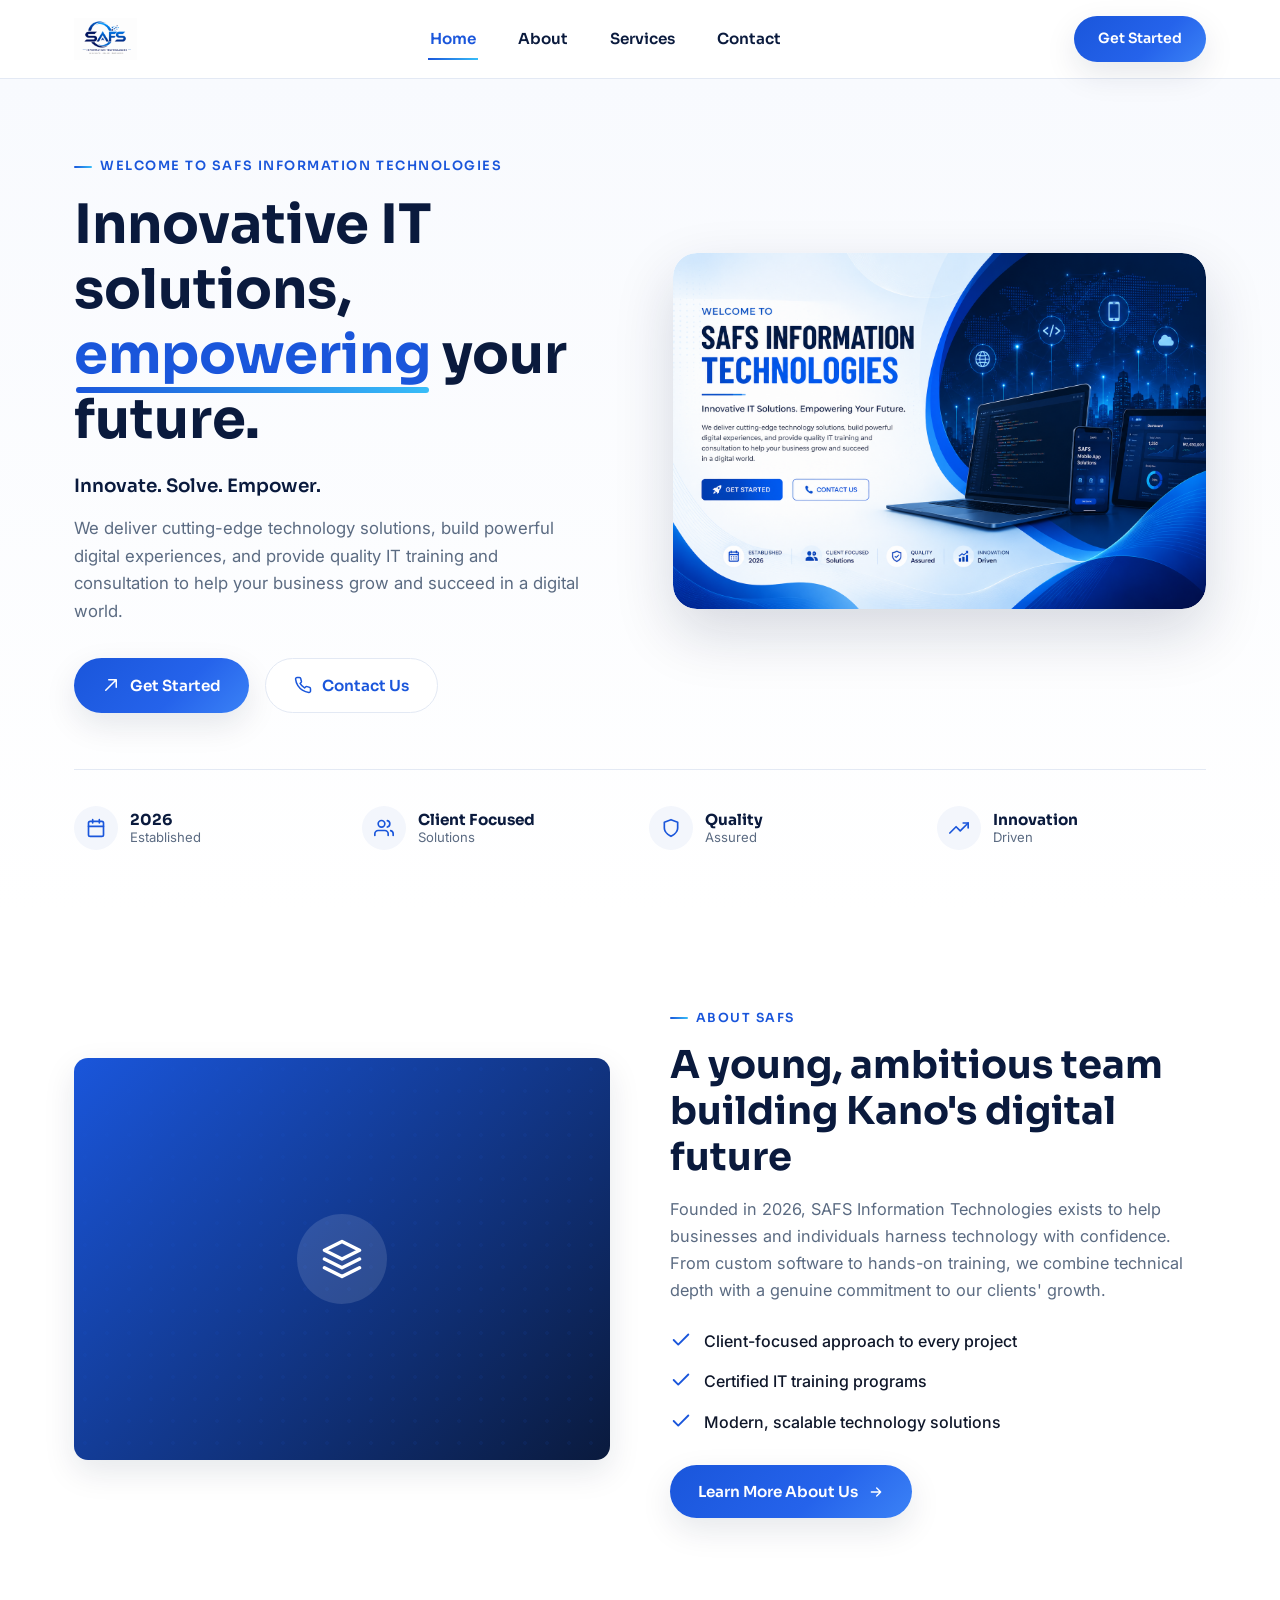
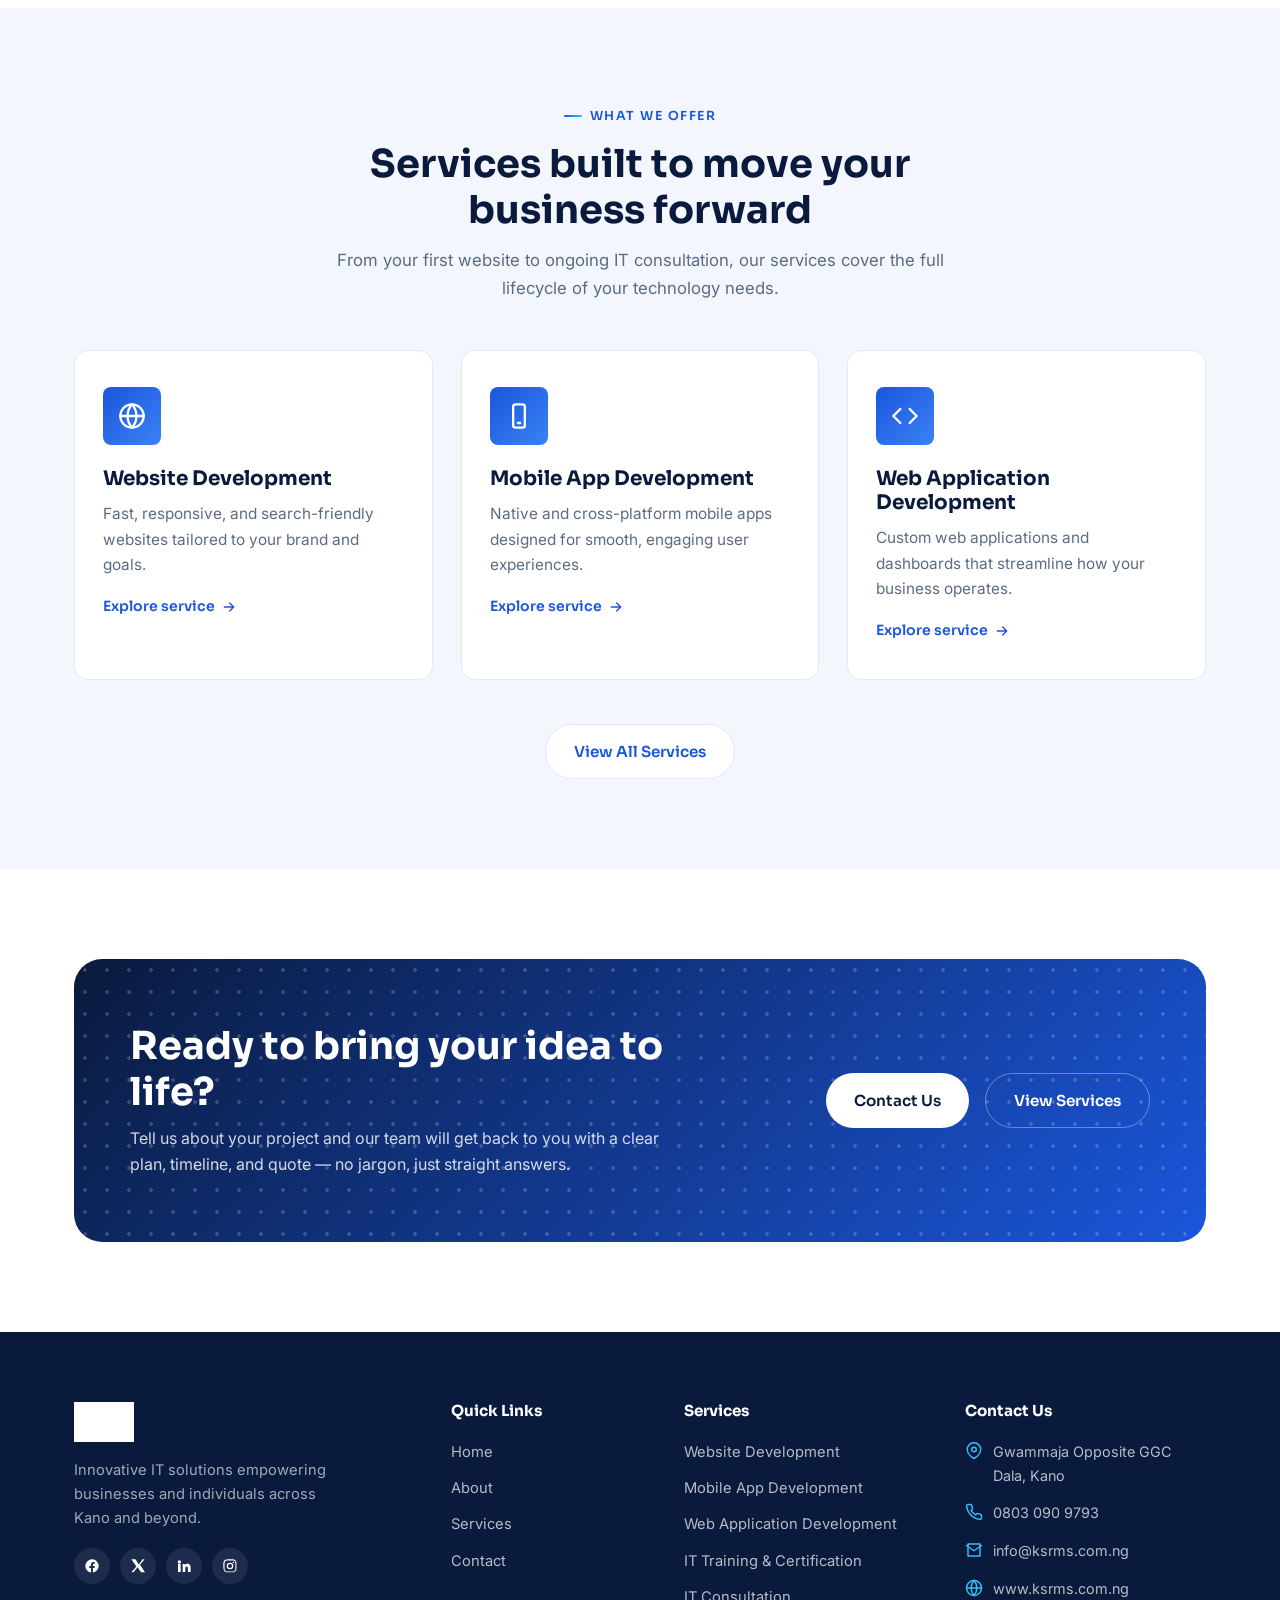
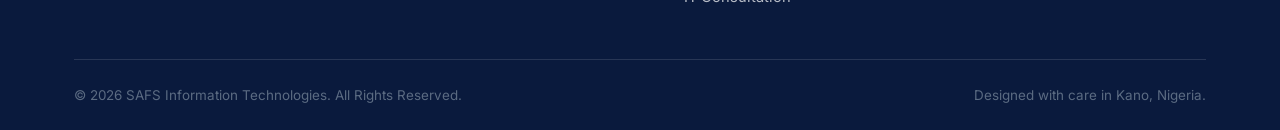
<file: index.html>
<!DOCTYPE html>
<html lang="en">
<head>
  <meta charset="UTF-8" />
  <meta name="viewport" content="width=device-width, initial-scale=1.0" />
  <title>SAFS Information Technologies | Innovative IT Solutions in Kano</title>
  <meta name="description" content="SAFS Information Technologies delivers website development, mobile & web app development, IT training with certification, and IT consultation in Kano, Nigeria." />

  <link rel="icon" type="image/png" href="assets/images/logo.png" />
  <link rel="preconnect" href="https://fonts.googleapis.com" />
  <link rel="preconnect" href="https://fonts.gstatic.com" crossorigin />
  <link href="https://fonts.googleapis.com/css2?family=Sora:wght@500;600;700;800&family=Inter:wght@400;500;600&display=swap" rel="stylesheet" />
  <link rel="stylesheet" href="assets/css/style.css" />
</head>
<body>

  <!-- ===================== NAVBAR ===================== -->
  <header class="navbar">
    <div class="container nav-inner">
      <a href="index.html" class="nav-brand">
        <img src="assets/images/logo.png" alt="SAFS Information Technologies logo" />
      </a>

      <nav class="nav-links" id="nav-links">
        <a href="index.html">Home</a>
        <a href="about.html">About</a>
        <a href="services.html">Services</a>
        <a href="contact.html">Contact</a>
      </nav>

      <div class="nav-cta">
        <a href="contact.html" class="btn btn-primary">Get Started</a>
      </div>

      <button class="nav-toggle" id="nav-toggle" aria-label="Toggle navigation menu" aria-expanded="false">
        <span></span><span></span><span></span>
      </button>
    </div>
  </header>

  <!-- ===================== HERO ===================== -->
  <section class="hero">
    <div class="container hero-grid">
      <div class="hero-copy reveal">
        <span class="eyebrow">Welcome to SAFS Information Technologies</span>
        <h1>Innovative IT solutions, <span class="accent-underline">empowering</span> your future.</h1>
        <p class="hero-slogan">Innovate. Solve. Empower.</p>
        <p class="lede">We deliver cutting-edge technology solutions, build powerful digital experiences, and provide quality IT training and consultation to help your business grow and succeed in a digital world.</p>
        <div class="hero-actions">
          <a href="contact.html" class="btn btn-primary">
            <svg viewBox="0 0 24 24" width="18" height="18" fill="none" stroke="currentColor" stroke-width="2"><path d="M5 19l14-14M9 5h10v10" stroke-linecap="round" stroke-linejoin="round"/></svg>
            Get Started
          </a>
          <a href="contact.html" class="btn btn-outline">
            <svg viewBox="0 0 24 24" width="18" height="18" fill="none" stroke="currentColor" stroke-width="2"><path d="M22 16.92v3a2 2 0 0 1-2.18 2 19.79 19.79 0 0 1-8.63-3.07 19.5 19.5 0 0 1-6-6 19.79 19.79 0 0 1-3.07-8.67A2 2 0 0 1 4.11 2h3a2 2 0 0 1 2 1.72c.127.96.361 1.903.7 2.81a2 2 0 0 1-.45 2.11L8.09 9.91a16 16 0 0 0 6 6l1.27-1.27a2 2 0 0 1 2.11-.45c.907.339 1.85.573 2.81.7A2 2 0 0 1 22 16.92z" stroke-linecap="round" stroke-linejoin="round"/></svg>
            Contact Us
          </a>
        </div>
      </div>

      <div class="hero-art reveal">
        <img src="assets/images/hero.png" alt="SAFS Information Technologies — laptop, tablet and phone displaying software dashboards" />
      </div>
    </div>

    <div class="container">
      <div class="hero-stats reveal">
        <div class="stat">
          <span class="stat-icon">
            <svg viewBox="0 0 24 24" fill="none" stroke="currentColor" stroke-width="2"><rect x="3" y="4" width="18" height="18" rx="2" stroke-linecap="round" stroke-linejoin="round"/><path d="M16 2v4M8 2v4M3 10h18" stroke-linecap="round" stroke-linejoin="round"/></svg>
          </span>
          <span class="stat-label"><strong>2026</strong>Established</span>
        </div>
        <div class="stat">
          <span class="stat-icon">
            <svg viewBox="0 0 24 24" fill="none" stroke="currentColor" stroke-width="2"><path d="M17 21v-2a4 4 0 0 0-4-4H5a4 4 0 0 0-4 4v2M9 11a4 4 0 1 0 0-8 4 4 0 0 0 0 8zM23 21v-2a4 4 0 0 0-3-3.87M16 3.13a4 4 0 0 1 0 7.75" stroke-linecap="round" stroke-linejoin="round"/></svg>
          </span>
          <span class="stat-label"><strong>Client Focused</strong>Solutions</span>
        </div>
        <div class="stat">
          <span class="stat-icon">
            <svg viewBox="0 0 24 24" fill="none" stroke="currentColor" stroke-width="2"><path d="M12 22s8-4 8-10V5l-8-3-8 3v7c0 6 8 10 8 10z" stroke-linecap="round" stroke-linejoin="round"/></svg>
          </span>
          <span class="stat-label"><strong>Quality</strong>Assured</span>
        </div>
        <div class="stat">
          <span class="stat-icon">
            <svg viewBox="0 0 24 24" fill="none" stroke="currentColor" stroke-width="2"><path d="M23 6l-9.5 9.5-5-5L1 18" stroke-linecap="round" stroke-linejoin="round"/><path d="M17 6h6v6" stroke-linecap="round" stroke-linejoin="round"/></svg>
          </span>
          <span class="stat-label"><strong>Innovation</strong>Driven</span>
        </div>
      </div>
    </div>
  </section>

  <!-- ===================== ABOUT PREVIEW ===================== -->
  <section class="section">
    <div class="container two-col">
      <div class="media-block reveal">
        <div class="dot-grid"></div>
        <span class="media-block-icon">
          <svg viewBox="0 0 24 24" fill="none" stroke="currentColor" stroke-width="2"><path d="M12 2L2 7l10 5 10-5-10-5zM2 17l10 5 10-5M2 12l10 5 10-5" stroke-linecap="round" stroke-linejoin="round"/></svg>
        </span>
      </div>

      <div class="reveal">
        <span class="eyebrow">About SAFS</span>
        <h2>A young, ambitious team building Kano's digital future</h2>
        <p style="margin-top:16px; font-size:1.02rem;">Founded in 2026, SAFS Information Technologies exists to help businesses and individuals harness technology with confidence. From custom software to hands-on training, we combine technical depth with a genuine commitment to our clients' growth.</p>
        <ul class="checklist">
          <li>
            <svg viewBox="0 0 24 24" fill="none" stroke="currentColor" stroke-width="2"><path d="M20 6L9 17l-5-5" stroke-linecap="round" stroke-linejoin="round"/></svg>
            Client-focused approach to every project
          </li>
          <li>
            <svg viewBox="0 0 24 24" fill="none" stroke="currentColor" stroke-width="2"><path d="M20 6L9 17l-5-5" stroke-linecap="round" stroke-linejoin="round"/></svg>
            Certified IT training programs
          </li>
          <li>
            <svg viewBox="0 0 24 24" fill="none" stroke="currentColor" stroke-width="2"><path d="M20 6L9 17l-5-5" stroke-linecap="round" stroke-linejoin="round"/></svg>
            Modern, scalable technology solutions
          </li>
        </ul>
        <a href="about.html" class="btn btn-primary" style="margin-top:30px;">
          Learn More About Us
          <svg viewBox="0 0 24 24" width="16" height="16" fill="none" stroke="currentColor" stroke-width="2"><path d="M5 12h14M13 6l6 6-6 6" stroke-linecap="round" stroke-linejoin="round"/></svg>
        </a>
      </div>
    </div>
  </section>

  <!-- ===================== SERVICES PREVIEW ===================== -->
  <section class="section section-soft">
    <div class="container">
      <div class="section-head center reveal">
        <span class="eyebrow">What We Offer</span>
        <h2>Services built to move your business forward</h2>
        <p>From your first website to ongoing IT consultation, our services cover the full lifecycle of your technology needs.</p>
      </div>

      <div class="cards-grid reveal">
        <div class="card">
          <span class="card-icon">
            <svg viewBox="0 0 24 24" fill="none" stroke="currentColor" stroke-width="2"><circle cx="12" cy="12" r="10"/><path d="M2 12h20M12 2a15 15 0 0 1 0 20 15 15 0 0 1 0-20z" stroke-linecap="round" stroke-linejoin="round"/></svg>
          </span>
          <h3>Website Development</h3>
          <p>Fast, responsive, and search-friendly websites tailored to your brand and goals.</p>
          <a href="services.html" class="card-link">Explore service <svg viewBox="0 0 24 24" fill="none" stroke="currentColor" stroke-width="2"><path d="M5 12h14M13 6l6 6-6 6" stroke-linecap="round" stroke-linejoin="round"/></svg></a>
        </div>

        <div class="card">
          <span class="card-icon">
            <svg viewBox="0 0 24 24" fill="none" stroke="currentColor" stroke-width="2"><rect x="7" y="2" width="10" height="20" rx="2" stroke-linecap="round" stroke-linejoin="round"/><path d="M11 18h2" stroke-linecap="round"/></svg>
          </span>
          <h3>Mobile App Development</h3>
          <p>Native and cross-platform mobile apps designed for smooth, engaging user experiences.</p>
          <a href="services.html" class="card-link">Explore service <svg viewBox="0 0 24 24" fill="none" stroke="currentColor" stroke-width="2"><path d="M5 12h14M13 6l6 6-6 6" stroke-linecap="round" stroke-linejoin="round"/></svg></a>
        </div>

        <div class="card">
          <span class="card-icon">
            <svg viewBox="0 0 24 24" fill="none" stroke="currentColor" stroke-width="2"><polyline points="16 18 22 12 16 6" stroke-linecap="round" stroke-linejoin="round"/><polyline points="8 6 2 12 8 18" stroke-linecap="round" stroke-linejoin="round"/></svg>
          </span>
          <h3>Web Application Development</h3>
          <p>Custom web applications and dashboards that streamline how your business operates.</p>
          <a href="services.html" class="card-link">Explore service <svg viewBox="0 0 24 24" fill="none" stroke="currentColor" stroke-width="2"><path d="M5 12h14M13 6l6 6-6 6" stroke-linecap="round" stroke-linejoin="round"/></svg></a>
        </div>
      </div>

      <div style="text-align:center; margin-top:44px;">
        <a href="services.html" class="btn btn-outline">View All Services</a>
      </div>
    </div>
  </section>

  <!-- ===================== CTA ===================== -->
  <section class="section">
    <div class="container">
      <div class="cta-band reveal">
        <div class="dot-grid"></div>
        <div class="cta-band-text">
          <h2>Ready to bring your idea to life?</h2>
          <p>Tell us about your project and our team will get back to you with a clear plan, timeline, and quote — no jargon, just straight answers.</p>
        </div>
        <div class="cta-band-actions">
          <a href="contact.html" class="btn btn-light">Contact Us</a>
          <a href="services.html" class="btn btn-outline" style="background:transparent; color:#fff; border-color:rgba(255,255,255,0.35);">View Services</a>
        </div>
      </div>
    </div>
  </section>

  <!-- ===================== FOOTER ===================== -->
  <footer class="footer">
    <div class="container">
      <div class="footer-grid">
        <div class="footer-col">
          <a href="index.html" class="footer-brand">
            <img src="assets/images/logo.png" alt="SAFS Information Technologies logo" />
          </a>
          <p>Innovative IT solutions empowering businesses and individuals across Kano and beyond.</p>
          <div class="footer-social">
            <a href="#" aria-label="Facebook"><svg viewBox="0 0 24 24" fill="currentColor"><path d="M22 12a10 10 0 1 0-11.6 9.9v-7H7.9V12h2.5V9.8c0-2.5 1.5-3.9 3.7-3.9 1.1 0 2.2.2 2.2.2v2.5h-1.3c-1.2 0-1.6.8-1.6 1.6V12h2.8l-.4 2.9h-2.4v7A10 10 0 0 0 22 12z"/></svg></a>
            <a href="#" aria-label="Twitter / X"><svg viewBox="0 0 24 24" fill="currentColor"><path d="M18.9 2H22l-7 8 7.5 11.5h-6L11.5 14 5 21.5H2l7.5-8.6L2 2h6.2l5 7.6L18.9 2z"/></svg></a>
            <a href="#" aria-label="LinkedIn"><svg viewBox="0 0 24 24" fill="currentColor"><path d="M4.98 3.5a2.5 2.5 0 1 1 0 5 2.5 2.5 0 0 1 0-5zM3 9h4v12H3V9zm6.5 0h3.8v1.7h.05c.53-1 1.83-2 3.77-2 4.03 0 4.78 2.65 4.78 6.1V21h-4v-5.4c0-1.3-.02-2.97-1.82-2.97-1.83 0-2.1 1.43-2.1 2.88V21h-4V9z"/></svg></a>
            <a href="#" aria-label="Instagram"><svg viewBox="0 0 24 24" fill="currentColor"><path d="M12 2c2.7 0 3.05.01 4.12.06 1.08.05 1.8.22 2.43.46.66.26 1.13.56 1.62 1.05.5.5.8.97 1.06 1.62.24.62.4 1.35.46 2.43.05 1.07.06 1.4.06 4.12s-.01 3.05-.06 4.12c-.05 1.08-.22 1.8-.46 2.43a4.4 4.4 0 0 1-1.05 1.62 4.4 4.4 0 0 1-1.62 1.06c-.62.24-1.35.4-2.43.46-1.07.05-1.4.06-4.12.06s-3.05-.01-4.12-.06c-1.08-.05-1.8-.22-2.43-.46a4.4 4.4 0 0 1-1.62-1.05 4.4 4.4 0 0 1-1.06-1.62c-.24-.62-.4-1.35-.46-2.43C2.01 15.05 2 14.7 2 12s.01-3.05.06-4.12c.05-1.08.22-1.81.46-2.43.26-.66.56-1.13 1.05-1.62a4.4 4.4 0 0 1 1.62-1.06c.62-.24 1.35-.4 2.43-.46C8.95 2.01 9.3 2 12 2zm0 1.8c-2.67 0-2.99.01-4.04.06-.97.04-1.5.2-1.85.34-.46.18-.8.4-1.15.74a3.1 3.1 0 0 0-.74 1.15c-.14.35-.3.88-.34 1.85C3.83 9 3.82 9.32 3.82 12s.01 2.99.06 4.04c.04.97.2 1.5.34 1.85.18.46.4.8.74 1.15.34.34.69.56 1.15.74.35.14.88.3 1.85.34 1.05.05 1.37.06 4.04.06s2.99-.01 4.04-.06c.97-.04 1.5-.2 1.85-.34.46-.18.8-.4 1.15-.74.34-.34.56-.69.74-1.15.14-.35.3-.88.34-1.85.05-1.05.06-1.37.06-4.04s-.01-2.99-.06-4.04c-.04-.97-.2-1.5-.34-1.85a3.1 3.1 0 0 0-.74-1.15 3.1 3.1 0 0 0-1.15-.74c-.35-.14-.88-.3-1.85-.34C14.99 3.82 14.67 3.81 12 3.81zm0 3.27a4.93 4.93 0 1 1 0 9.86 4.93 4.93 0 0 1 0-9.86zm0 1.8a3.13 3.13 0 1 0 0 6.26 3.13 3.13 0 0 0 0-6.26zm6.27-2.02a1.16 1.16 0 1 1-2.32 0 1.16 1.16 0 0 1 2.32 0z"/></svg></a>
          </div>
        </div>

        <div class="footer-col">
          <h4>Quick Links</h4>
          <nav class="footer-links">
            <a href="index.html">Home</a>
            <a href="about.html">About</a>
            <a href="services.html">Services</a>
            <a href="contact.html">Contact</a>
          </nav>
        </div>

        <div class="footer-col">
          <h4>Services</h4>
          <nav class="footer-links">
            <a href="services.html">Website Development</a>
            <a href="services.html">Mobile App Development</a>
            <a href="services.html">Web Application Development</a>
            <a href="services.html">IT Training & Certification</a>
            <a href="services.html">IT Consultation</a>
          </nav>
        </div>

        <div class="footer-col">
          <h4>Contact Us</h4>
          <ul class="footer-contact">
            <li>
              <svg viewBox="0 0 24 24" fill="none" stroke="currentColor" stroke-width="2"><path d="M21 10c0 7-9 12-9 12s-9-5-9-12a9 9 0 1 1 18 0z" stroke-linecap="round" stroke-linejoin="round"/><circle cx="12" cy="10" r="3"/></svg>
              Gwammaja Opposite GGC Dala, Kano
            </li>
            <li>
              <svg viewBox="0 0 24 24" fill="none" stroke="currentColor" stroke-width="2"><path d="M22 16.92v3a2 2 0 0 1-2.18 2 19.79 19.79 0 0 1-8.63-3.07 19.5 19.5 0 0 1-6-6 19.79 19.79 0 0 1-3.07-8.67A2 2 0 0 1 4.11 2h3a2 2 0 0 1 2 1.72c.127.96.361 1.903.7 2.81a2 2 0 0 1-.45 2.11L8.09 9.91a16 16 0 0 0 6 6l1.27-1.27a2 2 0 0 1 2.11-.45c.907.339 1.85.573 2.81.7A2 2 0 0 1 22 16.92z" stroke-linecap="round" stroke-linejoin="round"/></svg>
              0803 090 9793
            </li>
            <li>
              <svg viewBox="0 0 24 24" fill="none" stroke="currentColor" stroke-width="2"><path d="M4 4h16v16H4V4z" stroke-linecap="round" stroke-linejoin="round"/><path d="M22 6l-10 7L2 6" stroke-linecap="round" stroke-linejoin="round"/></svg>
              info@ksrms.com.ng
            </li>
            <li>
              <svg viewBox="0 0 24 24" fill="none" stroke="currentColor" stroke-width="2"><circle cx="12" cy="12" r="10"/><path d="M2 12h20M12 2a15 15 0 0 1 0 20 15 15 0 0 1 0-20z" stroke-linecap="round" stroke-linejoin="round"/></svg>
              www.ksrms.com.ng
            </li>
          </ul>
        </div>
      </div>

      <div class="footer-bottom">
        <p>&copy; 2026 SAFS Information Technologies. All Rights Reserved.</p>
        <p>Designed with care in Kano, Nigeria.</p>
      </div>
    </div>
  </footer>

  <button class="back-to-top" aria-label="Back to top">
    <svg viewBox="0 0 24 24" fill="none" stroke="currentColor" stroke-width="2"><path d="M18 15l-6-6-6 6" stroke-linecap="round" stroke-linejoin="round"/></svg>
  </button>

  <script src="assets/js/script.js"></script>
</body>
</html>
</file>
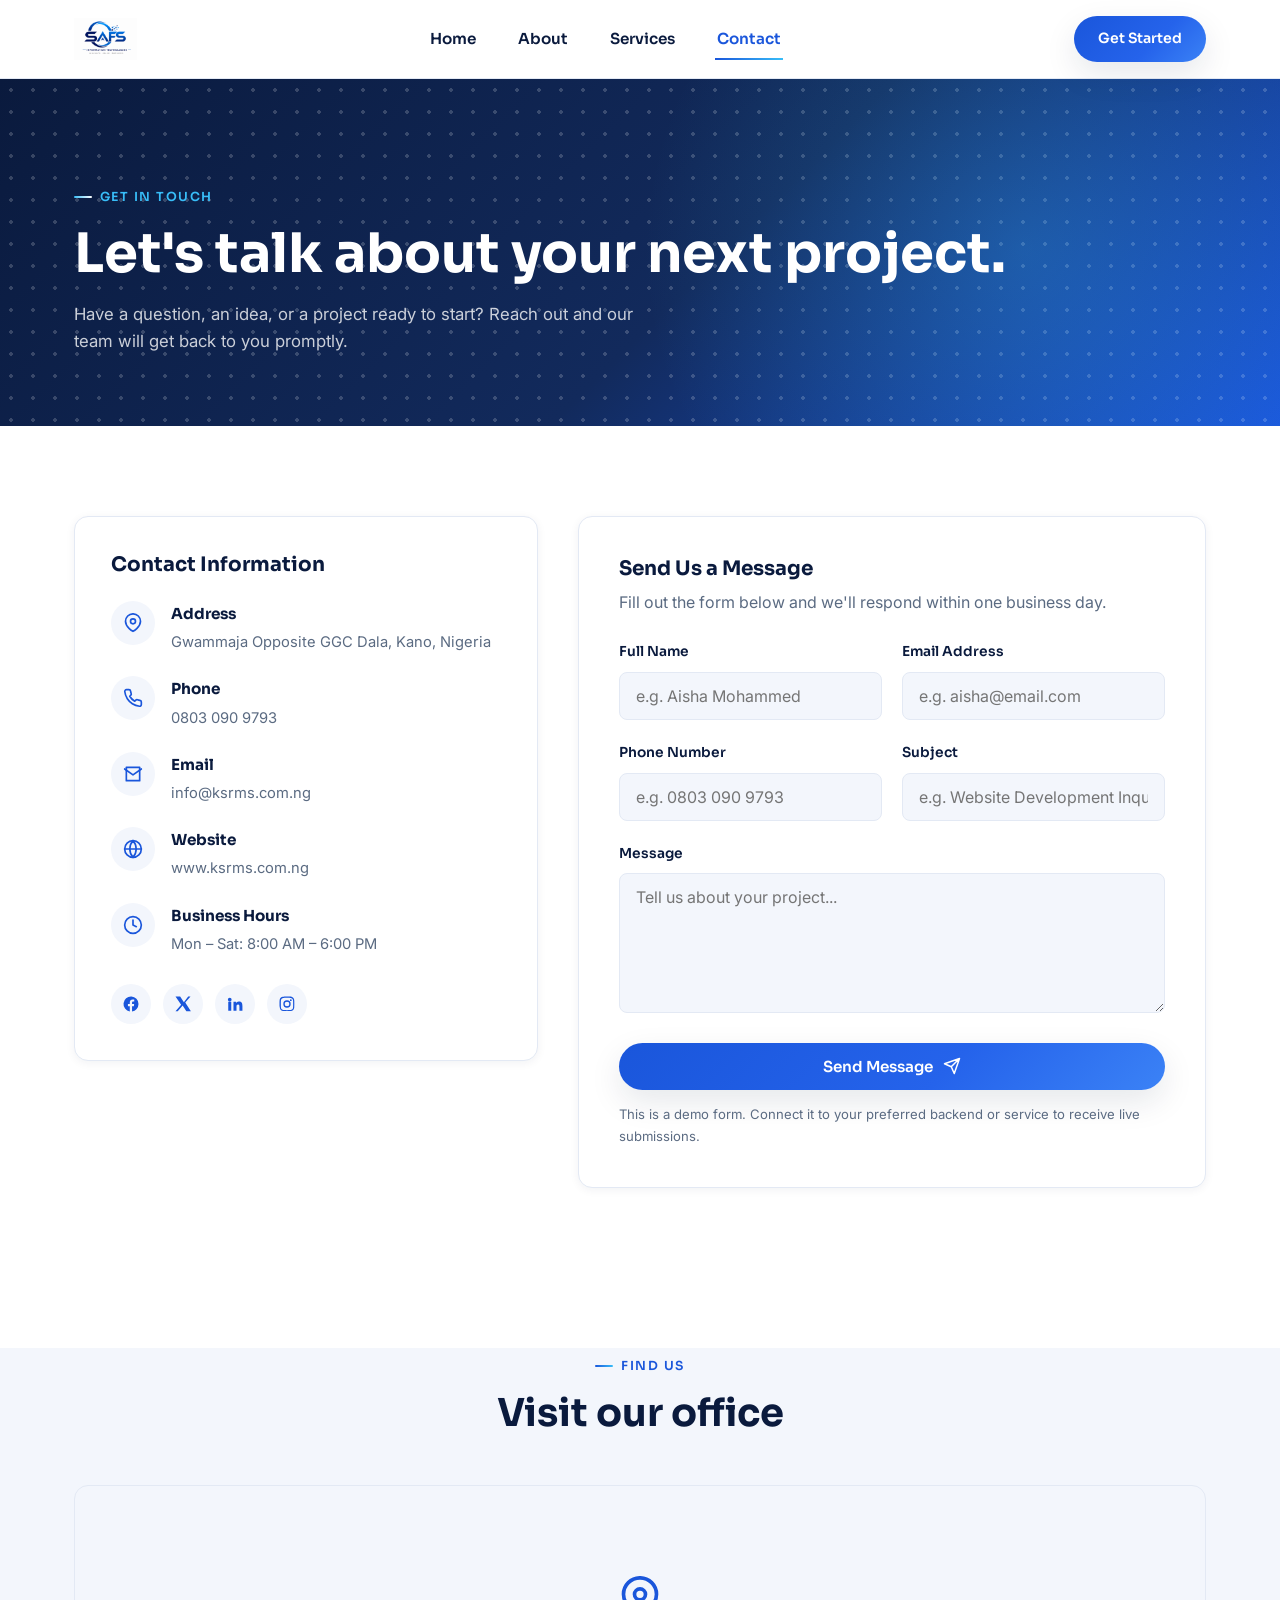
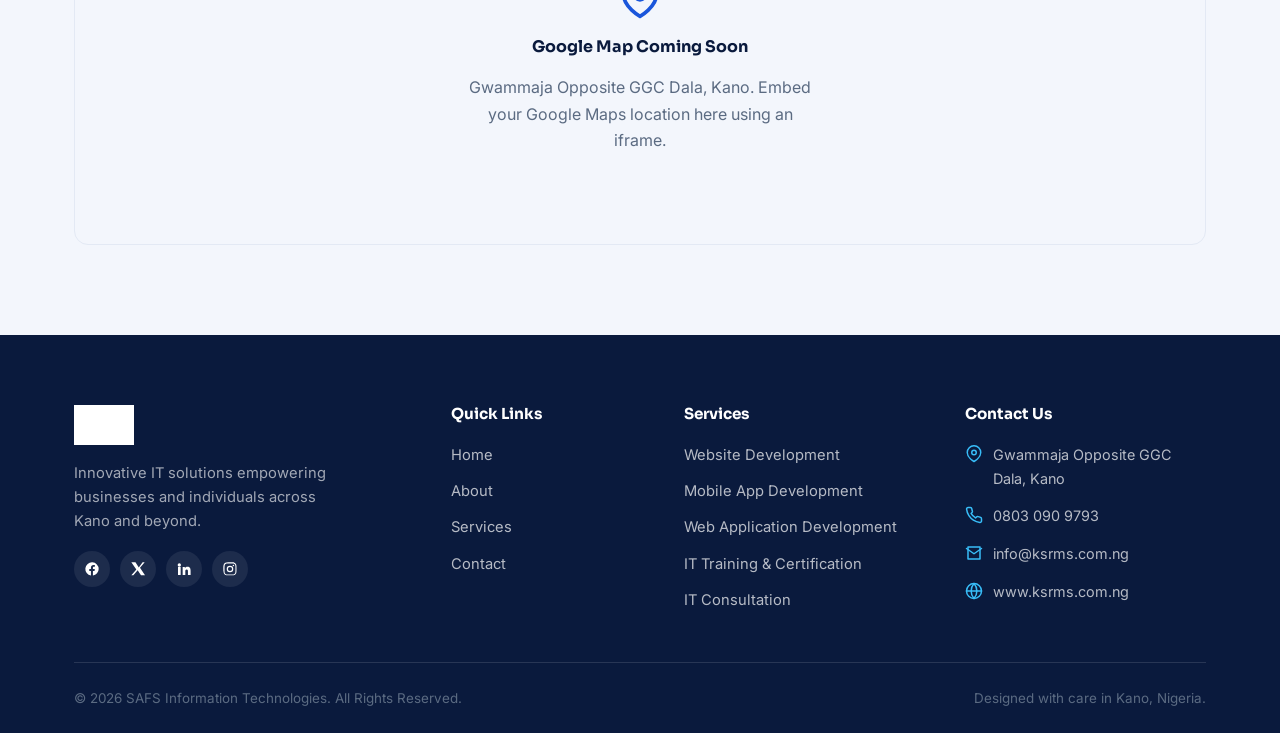
<file: contact.html>
<!DOCTYPE html>
<html lang="en">
<head>
  <meta charset="UTF-8" />
  <meta name="viewport" content="width=device-width, initial-scale=1.0" />
  <title>Contact Us | SAFS Information Technologies</title>
  <meta name="description" content="Get in touch with SAFS Information Technologies. Visit us at Gwammaja Opposite GGC Dala, Kano, call 0803 090 9793, or email info@ksrms.com.ng." />

  <link rel="icon" type="image/png" href="assets/images/logo.png" />
  <link rel="preconnect" href="https://fonts.googleapis.com" />
  <link rel="preconnect" href="https://fonts.gstatic.com" crossorigin />
  <link href="https://fonts.googleapis.com/css2?family=Sora:wght@500;600;700;800&family=Inter:wght@400;500;600&display=swap" rel="stylesheet" />
  <link rel="stylesheet" href="assets/css/style.css" />
</head>
<body>

  <!-- ===================== NAVBAR ===================== -->
  <header class="navbar">
    <div class="container nav-inner">
      <a href="index.html" class="nav-brand">
        <img src="assets/images/logo.png" alt="SAFS Information Technologies logo" />
      </a>

      <nav class="nav-links" id="nav-links">
        <a href="index.html">Home</a>
        <a href="about.html">About</a>
        <a href="services.html">Services</a>
        <a href="contact.html">Contact</a>
      </nav>

      <div class="nav-cta">
        <a href="contact.html" class="btn btn-primary">Get Started</a>
      </div>

      <button class="nav-toggle" id="nav-toggle" aria-label="Toggle navigation menu" aria-expanded="false">
        <span></span><span></span><span></span>
      </button>
    </div>
  </header>

  <!-- ===================== PAGE HERO ===================== -->
  <section class="page-hero">
    <div class="dot-grid"></div>
    <div class="page-hero-swoosh"></div>
    <div class="container">
      <span class="eyebrow">Get In Touch</span>
      <h1>Let's talk about your next project.</h1>
      <p>Have a question, an idea, or a project ready to start? Reach out and our team will get back to you promptly.</p>
    </div>
  </section>

  <!-- ===================== CONTACT GRID ===================== -->
  <section class="section">
    <div class="container contact-grid">

      <div class="info-card reveal">
        <h3>Contact Information</h3>
        <ul class="info-list">
          <li>
            <span class="stat-icon">
              <svg viewBox="0 0 24 24" fill="none" stroke="currentColor" stroke-width="2"><path d="M21 10c0 7-9 12-9 12s-9-5-9-12a9 9 0 1 1 18 0z" stroke-linecap="round" stroke-linejoin="round"/><circle cx="12" cy="10" r="3"/></svg>
            </span>
            <span class="info-text">
              <strong>Address</strong>
              <span>Gwammaja Opposite GGC Dala, Kano, Nigeria</span>
            </span>
          </li>
          <li>
            <span class="stat-icon">
              <svg viewBox="0 0 24 24" fill="none" stroke="currentColor" stroke-width="2"><path d="M22 16.92v3a2 2 0 0 1-2.18 2 19.79 19.79 0 0 1-8.63-3.07 19.5 19.5 0 0 1-6-6 19.79 19.79 0 0 1-3.07-8.67A2 2 0 0 1 4.11 2h3a2 2 0 0 1 2 1.72c.127.96.361 1.903.7 2.81a2 2 0 0 1-.45 2.11L8.09 9.91a16 16 0 0 0 6 6l1.27-1.27a2 2 0 0 1 2.11-.45c.907.339 1.85.573 2.81.7A2 2 0 0 1 22 16.92z" stroke-linecap="round" stroke-linejoin="round"/></svg>
            </span>
            <span class="info-text">
              <strong>Phone</strong>
              <a href="tel:08030909793">0803 090 9793</a>
            </span>
          </li>
          <li>
            <span class="stat-icon">
              <svg viewBox="0 0 24 24" fill="none" stroke="currentColor" stroke-width="2"><path d="M4 4h16v16H4V4z" stroke-linecap="round" stroke-linejoin="round"/><path d="M22 6l-10 7L2 6" stroke-linecap="round" stroke-linejoin="round"/></svg>
            </span>
            <span class="info-text">
              <strong>Email</strong>
              <a href="mailto:info@ksrms.com.ng">info@ksrms.com.ng</a>
            </span>
          </li>
          <li>
            <span class="stat-icon">
              <svg viewBox="0 0 24 24" fill="none" stroke="currentColor" stroke-width="2"><circle cx="12" cy="12" r="10"/><path d="M2 12h20M12 2a15 15 0 0 1 0 20 15 15 0 0 1 0-20z" stroke-linecap="round" stroke-linejoin="round"/></svg>
            </span>
            <span class="info-text">
              <strong>Website</strong>
              <a href="https://www.ksrms.com.ng" target="_blank" rel="noopener">www.ksrms.com.ng</a>
            </span>
          </li>
          <li>
            <span class="stat-icon">
              <svg viewBox="0 0 24 24" fill="none" stroke="currentColor" stroke-width="2"><circle cx="12" cy="12" r="10"/><path d="M12 6v6l4 2" stroke-linecap="round" stroke-linejoin="round"/></svg>
            </span>
            <span class="info-text">
              <strong>Business Hours</strong>
              <span>Mon – Sat: 8:00 AM – 6:00 PM</span>
            </span>
          </li>
        </ul>

        <div class="social-row">
          <a href="#" aria-label="Facebook"><svg viewBox="0 0 24 24" fill="currentColor"><path d="M22 12a10 10 0 1 0-11.6 9.9v-7H7.9V12h2.5V9.8c0-2.5 1.5-3.9 3.7-3.9 1.1 0 2.2.2 2.2.2v2.5h-1.3c-1.2 0-1.6.8-1.6 1.6V12h2.8l-.4 2.9h-2.4v7A10 10 0 0 0 22 12z"/></svg></a>
          <a href="#" aria-label="Twitter / X"><svg viewBox="0 0 24 24" fill="currentColor"><path d="M18.9 2H22l-7 8 7.5 11.5h-6L11.5 14 5 21.5H2l7.5-8.6L2 2h6.2l5 7.6L18.9 2z"/></svg></a>
          <a href="#" aria-label="LinkedIn"><svg viewBox="0 0 24 24" fill="currentColor"><path d="M4.98 3.5a2.5 2.5 0 1 1 0 5 2.5 2.5 0 0 1 0-5zM3 9h4v12H3V9zm6.5 0h3.8v1.7h.05c.53-1 1.83-2 3.77-2 4.03 0 4.78 2.65 4.78 6.1V21h-4v-5.4c0-1.3-.02-2.97-1.82-2.97-1.83 0-2.1 1.43-2.1 2.88V21h-4V9z"/></svg></a>
          <a href="#" aria-label="Instagram"><svg viewBox="0 0 24 24" fill="currentColor"><path d="M12 2c2.7 0 3.05.01 4.12.06 1.08.05 1.8.22 2.43.46.66.26 1.13.56 1.62 1.05.5.5.8.97 1.06 1.62.24.62.4 1.35.46 2.43.05 1.07.06 1.4.06 4.12s-.01 3.05-.06 4.12c-.05 1.08-.22 1.8-.46 2.43a4.4 4.4 0 0 1-1.05 1.62 4.4 4.4 0 0 1-1.62 1.06c-.62.24-1.35.4-2.43.46-1.07.05-1.4.06-4.12.06s-3.05-.01-4.12-.06c-1.08-.05-1.8-.22-2.43-.46a4.4 4.4 0 0 1-1.62-1.05 4.4 4.4 0 0 1-1.06-1.62c-.24-.62-.4-1.35-.46-2.43C2.01 15.05 2 14.7 2 12s.01-3.05.06-4.12c.05-1.08.22-1.81.46-2.43.26-.66.56-1.13 1.05-1.62a4.4 4.4 0 0 1 1.62-1.06c.62-.24 1.35-.4 2.43-.46C8.95 2.01 9.3 2 12 2zm0 1.8c-2.67 0-2.99.01-4.04.06-.97.04-1.5.2-1.85.34-.46.18-.8.4-1.15.74a3.1 3.1 0 0 0-.74 1.15c-.14.35-.3.88-.34 1.85C3.83 9 3.82 9.32 3.82 12s.01 2.99.06 4.04c.04.97.2 1.5.34 1.85.18.46.4.8.74 1.15.34.34.69.56 1.15.74.35.14.88.3 1.85.34 1.05.05 1.37.06 4.04.06s2.99-.01 4.04-.06c.97-.04 1.5-.2 1.85-.34.46-.18.8-.4 1.15-.74.34-.34.56-.69.74-1.15.14-.35.3-.88.34-1.85.05-1.05.06-1.37.06-4.04s-.01-2.99-.06-4.04c-.04-.97-.2-1.5-.34-1.85a3.1 3.1 0 0 0-.74-1.15 3.1 3.1 0 0 0-1.15-.74c-.35-.14-.88-.3-1.85-.34C14.99 3.82 14.67 3.81 12 3.81zm0 3.27a4.93 4.93 0 1 1 0 9.86 4.93 4.93 0 0 1 0-9.86zm0 1.8a3.13 3.13 0 1 0 0 6.26 3.13 3.13 0 0 0 0-6.26zm6.27-2.02a1.16 1.16 0 1 1-2.32 0 1.16 1.16 0 0 1 2.32 0z"/></svg></a>
        </div>
      </div>

      <div class="form-card reveal">
        <h3 style="margin-bottom:8px;">Send Us a Message</h3>
        <p style="margin-bottom:26px;">Fill out the form below and we'll respond within one business day.</p>

        <form id="contact-form" novalidate>
          <div class="form-row">
            <div class="field">
              <label for="full-name">Full Name</label>
              <input type="text" id="full-name" name="full-name" placeholder="e.g. Aisha Mohammed" required />
            </div>
            <div class="field">
              <label for="email">Email Address</label>
              <input type="email" id="email" name="email" placeholder="e.g. aisha@email.com" required />
            </div>
          </div>

          <div class="form-row">
            <div class="field">
              <label for="phone">Phone Number</label>
              <input type="tel" id="phone" name="phone" placeholder="e.g. 0803 090 9793" required />
            </div>
            <div class="field">
              <label for="subject">Subject</label>
              <input type="text" id="subject" name="subject" placeholder="e.g. Website Development Inquiry" required />
            </div>
          </div>

          <div class="field">
            <label for="message">Message</label>
            <textarea id="message" name="message" placeholder="Tell us about your project..." required></textarea>
          </div>

          <button type="submit" class="btn btn-primary btn-block">
            Send Message
            <svg viewBox="0 0 24 24" width="18" height="18" fill="none" stroke="currentColor" stroke-width="2"><path d="M22 2L11 13M22 2l-7 20-4-9-9-4 20-7z" stroke-linecap="round" stroke-linejoin="round"/></svg>
          </button>

          <div class="form-success">
            <svg viewBox="0 0 24 24" fill="none" stroke="currentColor" stroke-width="2"><path d="M22 11.08V12a10 10 0 1 1-5.93-9.14" stroke-linecap="round" stroke-linejoin="round"/><polyline points="22 4 12 14.01 9 11.01" stroke-linecap="round" stroke-linejoin="round"/></svg>
            Thank you! Your message has been received — we'll be in touch shortly.
          </div>

          <p class="form-note">This is a demo form. Connect it to your preferred backend or service to receive live submissions.</p>
        </form>
      </div>
    </div>
  </section>

  <!-- ===================== MAP PLACEHOLDER ===================== -->
  <section class="section section-soft" style="padding-top:0;">
    <div class="container map-section">
      <div class="section-head center reveal">
        <span class="eyebrow">Find Us</span>
        <h2>Visit our office</h2>
      </div>

      <!-- Google Maps integration reserved here. Replace this placeholder
           with an <iframe> embed using your Google Maps share/embed link. -->
      <div class="map-placeholder reveal">
        <svg viewBox="0 0 24 24" fill="none" stroke="currentColor" stroke-width="2"><path d="M21 10c0 7-9 12-9 12s-9-5-9-12a9 9 0 1 1 18 0z" stroke-linecap="round" stroke-linejoin="round"/><circle cx="12" cy="10" r="3"/></svg>
        <strong>Google Map Coming Soon</strong>
        <p style="max-width:360px;">Gwammaja Opposite GGC Dala, Kano. Embed your Google Maps location here using an iframe.</p>
      </div>
    </div>
  </section>

  <!-- ===================== FOOTER ===================== -->
  <footer class="footer">
    <div class="container">
      <div class="footer-grid">
        <div class="footer-col">
          <a href="index.html" class="footer-brand">
            <img src="assets/images/logo.png" alt="SAFS Information Technologies logo" />
          </a>
          <p>Innovative IT solutions empowering businesses and individuals across Kano and beyond.</p>
          <div class="footer-social">
            <a href="#" aria-label="Facebook"><svg viewBox="0 0 24 24" fill="currentColor"><path d="M22 12a10 10 0 1 0-11.6 9.9v-7H7.9V12h2.5V9.8c0-2.5 1.5-3.9 3.7-3.9 1.1 0 2.2.2 2.2.2v2.5h-1.3c-1.2 0-1.6.8-1.6 1.6V12h2.8l-.4 2.9h-2.4v7A10 10 0 0 0 22 12z"/></svg></a>
            <a href="#" aria-label="Twitter / X"><svg viewBox="0 0 24 24" fill="currentColor"><path d="M18.9 2H22l-7 8 7.5 11.5h-6L11.5 14 5 21.5H2l7.5-8.6L2 2h6.2l5 7.6L18.9 2z"/></svg></a>
            <a href="#" aria-label="LinkedIn"><svg viewBox="0 0 24 24" fill="currentColor"><path d="M4.98 3.5a2.5 2.5 0 1 1 0 5 2.5 2.5 0 0 1 0-5zM3 9h4v12H3V9zm6.5 0h3.8v1.7h.05c.53-1 1.83-2 3.77-2 4.03 0 4.78 2.65 4.78 6.1V21h-4v-5.4c0-1.3-.02-2.97-1.82-2.97-1.83 0-2.1 1.43-2.1 2.88V21h-4V9z"/></svg></a>
            <a href="#" aria-label="Instagram"><svg viewBox="0 0 24 24" fill="currentColor"><path d="M12 2c2.7 0 3.05.01 4.12.06 1.08.05 1.8.22 2.43.46.66.26 1.13.56 1.62 1.05.5.5.8.97 1.06 1.62.24.62.4 1.35.46 2.43.05 1.07.06 1.4.06 4.12s-.01 3.05-.06 4.12c-.05 1.08-.22 1.8-.46 2.43a4.4 4.4 0 0 1-1.05 1.62 4.4 4.4 0 0 1-1.62 1.06c-.62.24-1.35.4-2.43.46-1.07.05-1.4.06-4.12.06s-3.05-.01-4.12-.06c-1.08-.05-1.8-.22-2.43-.46a4.4 4.4 0 0 1-1.62-1.05 4.4 4.4 0 0 1-1.06-1.62c-.24-.62-.4-1.35-.46-2.43C2.01 15.05 2 14.7 2 12s.01-3.05.06-4.12c.05-1.08.22-1.81.46-2.43.26-.66.56-1.13 1.05-1.62a4.4 4.4 0 0 1 1.62-1.06c.62-.24 1.35-.4 2.43-.46C8.95 2.01 9.3 2 12 2zm0 1.8c-2.67 0-2.99.01-4.04.06-.97.04-1.5.2-1.85.34-.46.18-.8.4-1.15.74a3.1 3.1 0 0 0-.74 1.15c-.14.35-.3.88-.34 1.85C3.83 9 3.82 9.32 3.82 12s.01 2.99.06 4.04c.04.97.2 1.5.34 1.85.18.46.4.8.74 1.15.34.34.69.56 1.15.74.35.14.88.3 1.85.34 1.05.05 1.37.06 4.04.06s2.99-.01 4.04-.06c.97-.04 1.5-.2 1.85-.34.46-.18.8-.4 1.15-.74.34-.34.56-.69.74-1.15.14-.35.3-.88.34-1.85.05-1.05.06-1.37.06-4.04s-.01-2.99-.06-4.04c-.04-.97-.2-1.5-.34-1.85a3.1 3.1 0 0 0-.74-1.15 3.1 3.1 0 0 0-1.15-.74c-.35-.14-.88-.3-1.85-.34C14.99 3.82 14.67 3.81 12 3.81zm0 3.27a4.93 4.93 0 1 1 0 9.86 4.93 4.93 0 0 1 0-9.86zm0 1.8a3.13 3.13 0 1 0 0 6.26 3.13 3.13 0 0 0 0-6.26zm6.27-2.02a1.16 1.16 0 1 1-2.32 0 1.16 1.16 0 0 1 2.32 0z"/></svg></a>
          </div>
        </div>

        <div class="footer-col">
          <h4>Quick Links</h4>
          <nav class="footer-links">
            <a href="index.html">Home</a>
            <a href="about.html">About</a>
            <a href="services.html">Services</a>
            <a href="contact.html">Contact</a>
          </nav>
        </div>

        <div class="footer-col">
          <h4>Services</h4>
          <nav class="footer-links">
            <a href="services.html">Website Development</a>
            <a href="services.html">Mobile App Development</a>
            <a href="services.html">Web Application Development</a>
            <a href="services.html">IT Training & Certification</a>
            <a href="services.html">IT Consultation</a>
          </nav>
        </div>

        <div class="footer-col">
          <h4>Contact Us</h4>
          <ul class="footer-contact">
            <li>
              <svg viewBox="0 0 24 24" fill="none" stroke="currentColor" stroke-width="2"><path d="M21 10c0 7-9 12-9 12s-9-5-9-12a9 9 0 1 1 18 0z" stroke-linecap="round" stroke-linejoin="round"/><circle cx="12" cy="10" r="3"/></svg>
              Gwammaja Opposite GGC Dala, Kano
            </li>
            <li>
              <svg viewBox="0 0 24 24" fill="none" stroke="currentColor" stroke-width="2"><path d="M22 16.92v3a2 2 0 0 1-2.18 2 19.79 19.79 0 0 1-8.63-3.07 19.5 19.5 0 0 1-6-6 19.79 19.79 0 0 1-3.07-8.67A2 2 0 0 1 4.11 2h3a2 2 0 0 1 2 1.72c.127.96.361 1.903.7 2.81a2 2 0 0 1-.45 2.11L8.09 9.91a16 16 0 0 0 6 6l1.27-1.27a2 2 0 0 1 2.11-.45c.907.339 1.85.573 2.81.7A2 2 0 0 1 22 16.92z" stroke-linecap="round" stroke-linejoin="round"/></svg>
              0803 090 9793
            </li>
            <li>
              <svg viewBox="0 0 24 24" fill="none" stroke="currentColor" stroke-width="2"><path d="M4 4h16v16H4V4z" stroke-linecap="round" stroke-linejoin="round"/><path d="M22 6l-10 7L2 6" stroke-linecap="round" stroke-linejoin="round"/></svg>
              info@ksrms.com.ng
            </li>
            <li>
              <svg viewBox="0 0 24 24" fill="none" stroke="currentColor" stroke-width="2"><circle cx="12" cy="12" r="10"/><path d="M2 12h20M12 2a15 15 0 0 1 0 20 15 15 0 0 1 0-20z" stroke-linecap="round" stroke-linejoin="round"/></svg>
              www.ksrms.com.ng
            </li>
          </ul>
        </div>
      </div>

      <div class="footer-bottom">
        <p>&copy; 2026 SAFS Information Technologies. All Rights Reserved.</p>
        <p>Designed with care in Kano, Nigeria.</p>
      </div>
    </div>
  </footer>

  <button class="back-to-top" aria-label="Back to top">
    <svg viewBox="0 0 24 24" fill="none" stroke="currentColor" stroke-width="2"><path d="M18 15l-6-6-6 6" stroke-linecap="round" stroke-linejoin="round"/></svg>
  </button>

  <script src="assets/js/script.js"></script>
</body>
</html>
</file>
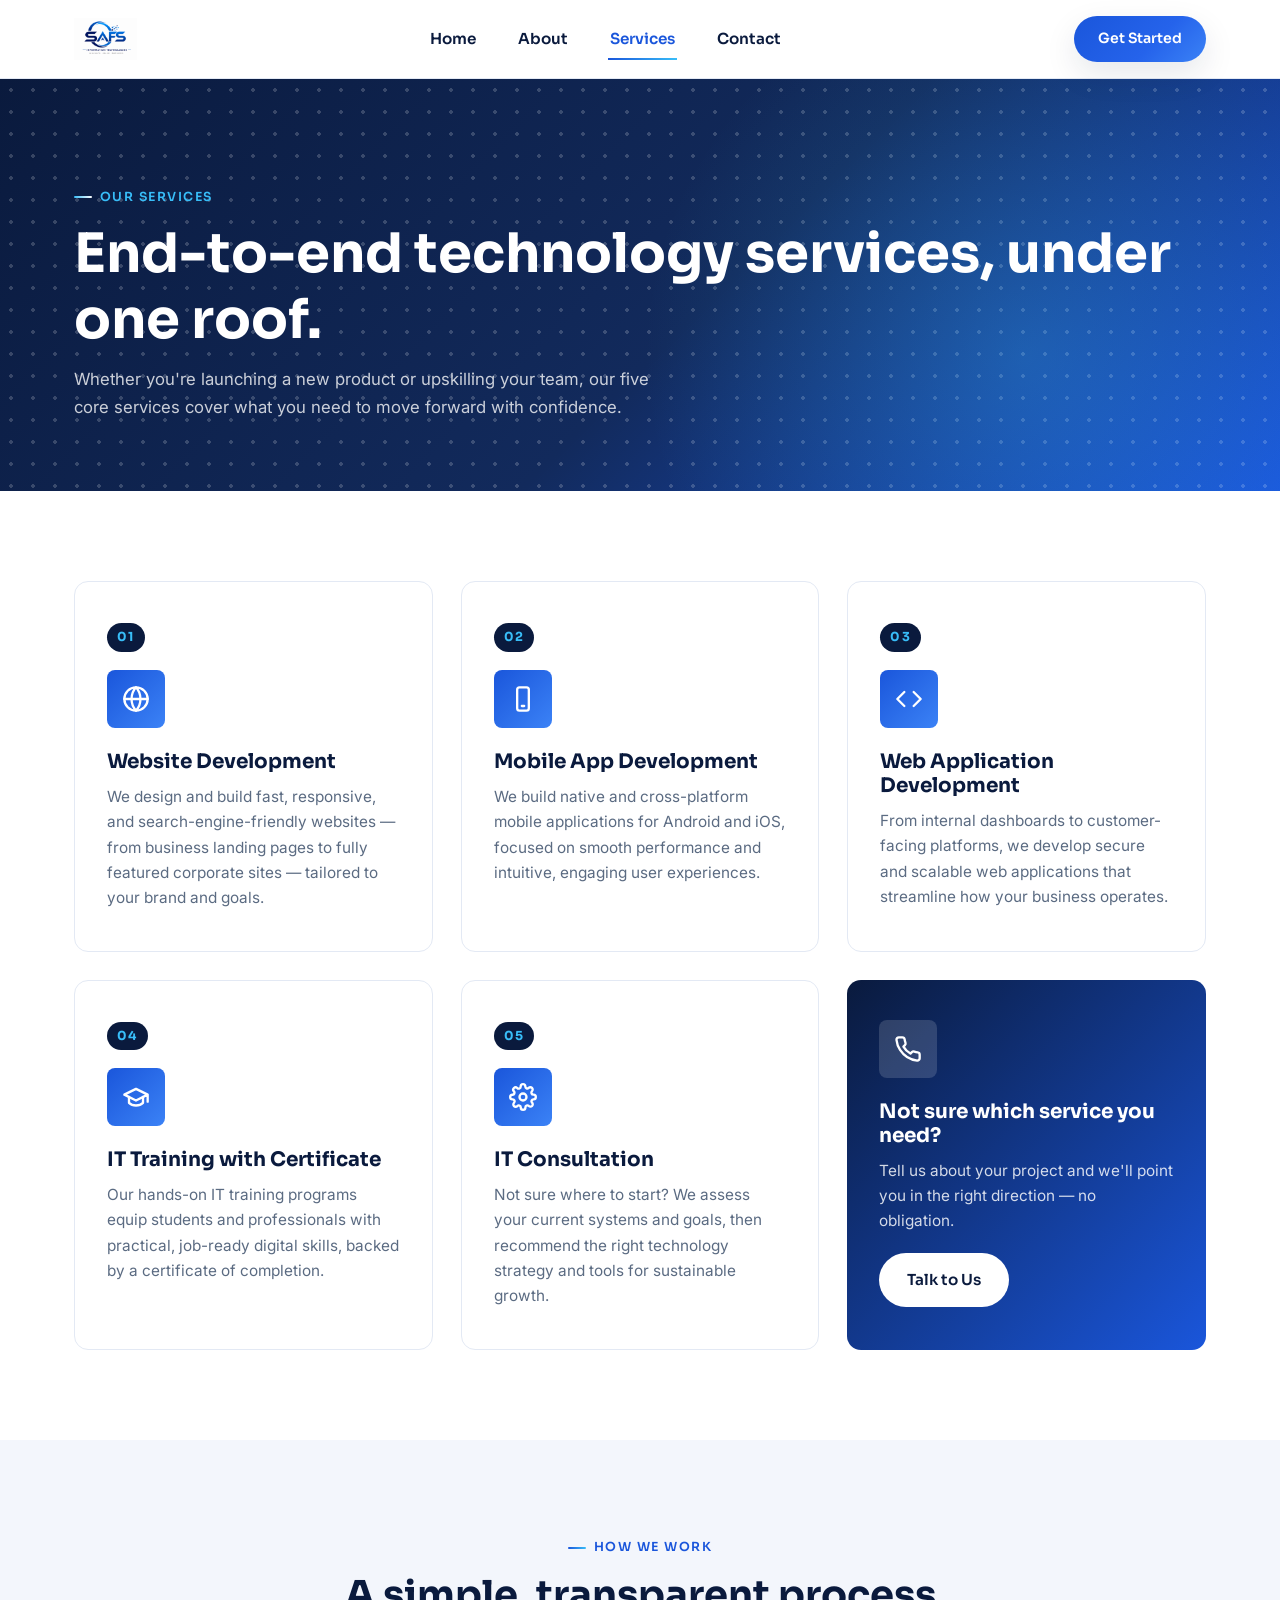
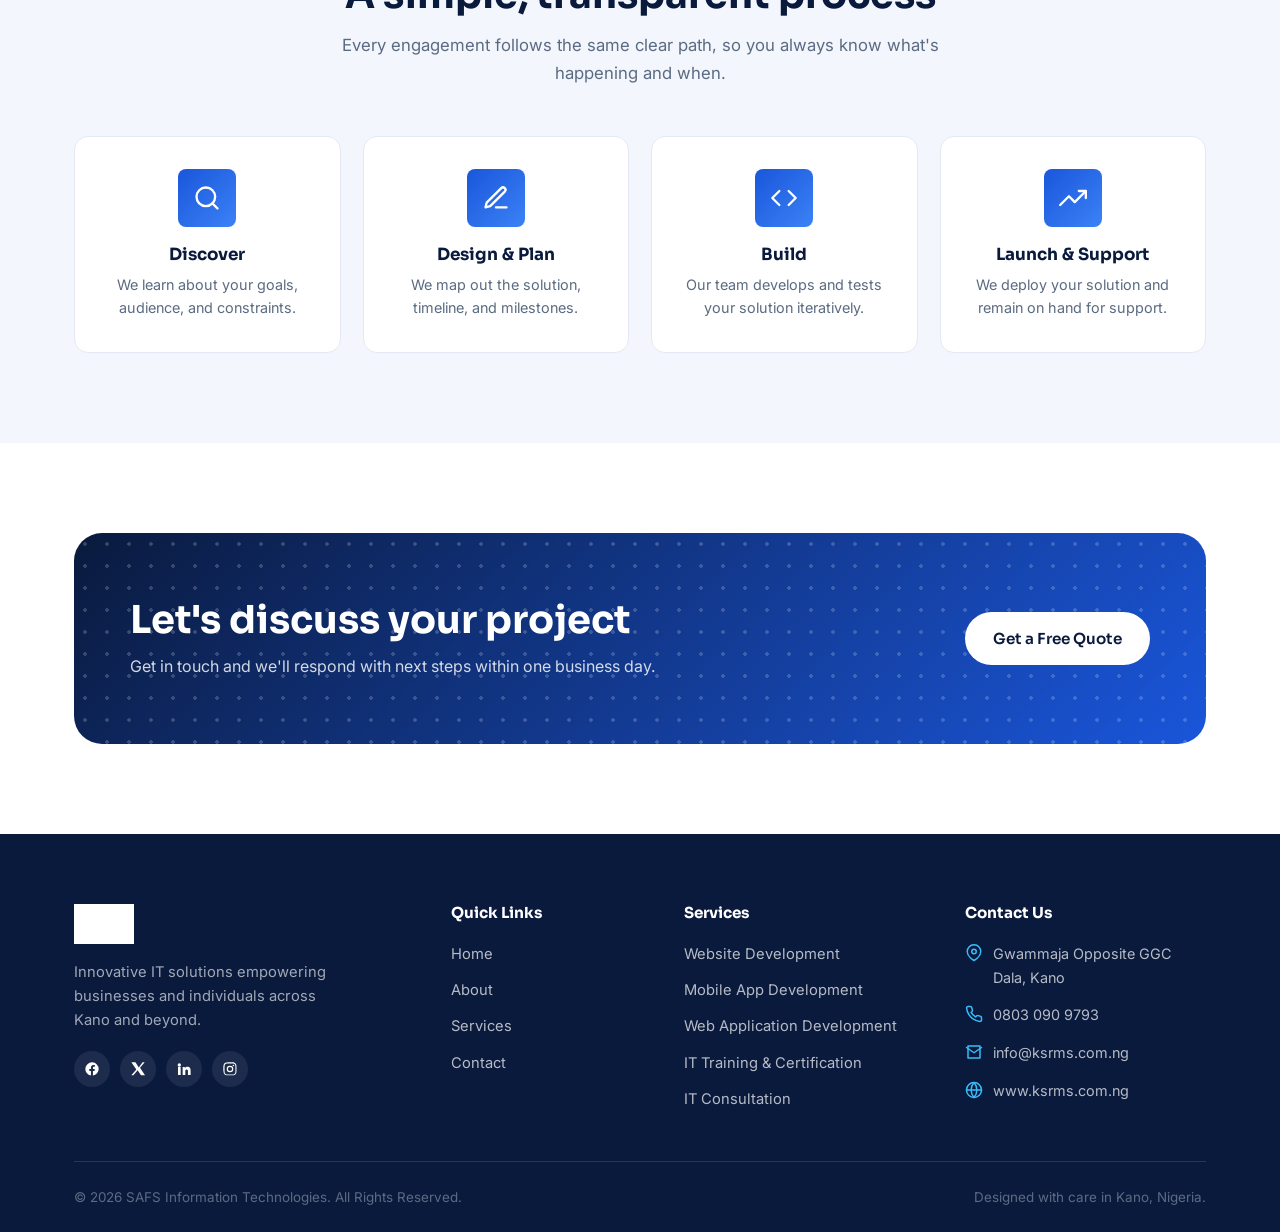
<file: services.html>
<!DOCTYPE html>
<html lang="en">
<head>
  <meta charset="UTF-8" />
  <meta name="viewport" content="width=device-width, initial-scale=1.0" />
  <title>Our Services | SAFS Information Technologies</title>
  <meta name="description" content="Explore SAFS Information Technologies' services: website development, mobile app development, web application development, IT training with certificate, and IT consultation." />

  <link rel="icon" type="image/png" href="assets/images/logo.png" />
  <link rel="preconnect" href="https://fonts.googleapis.com" />
  <link rel="preconnect" href="https://fonts.gstatic.com" crossorigin />
  <link href="https://fonts.googleapis.com/css2?family=Sora:wght@500;600;700;800&family=Inter:wght@400;500;600&display=swap" rel="stylesheet" />
  <link rel="stylesheet" href="assets/css/style.css" />
</head>
<body>

  <!-- ===================== NAVBAR ===================== -->
  <header class="navbar">
    <div class="container nav-inner">
      <a href="index.html" class="nav-brand">
        <img src="assets/images/logo.png" alt="SAFS Information Technologies logo" />
      </a>

      <nav class="nav-links" id="nav-links">
        <a href="index.html">Home</a>
        <a href="about.html">About</a>
        <a href="services.html">Services</a>
        <a href="contact.html">Contact</a>
      </nav>

      <div class="nav-cta">
        <a href="contact.html" class="btn btn-primary">Get Started</a>
      </div>

      <button class="nav-toggle" id="nav-toggle" aria-label="Toggle navigation menu" aria-expanded="false">
        <span></span><span></span><span></span>
      </button>
    </div>
  </header>

  <!-- ===================== PAGE HERO ===================== -->
  <section class="page-hero">
    <div class="dot-grid"></div>
    <div class="page-hero-swoosh"></div>
    <div class="container">
      <span class="eyebrow">Our Services</span>
      <h1>End-to-end technology services, under one roof.</h1>
      <p>Whether you're launching a new product or upskilling your team, our five core services cover what you need to move forward with confidence.</p>
    </div>
  </section>

  <!-- ===================== SERVICES GRID ===================== -->
  <section class="section">
    <div class="container">
      <div class="cards-grid reveal" style="grid-template-columns: repeat(3, 1fr);">

        <div class="card service-card-full">
          <span class="card-number">01</span>
          <span class="card-icon">
            <svg viewBox="0 0 24 24" fill="none" stroke="currentColor" stroke-width="2"><circle cx="12" cy="12" r="10"/><path d="M2 12h20M12 2a15 15 0 0 1 0 20 15 15 0 0 1 0-20z" stroke-linecap="round" stroke-linejoin="round"/></svg>
          </span>
          <h3>Website Development</h3>
          <p>We design and build fast, responsive, and search-engine-friendly websites — from business landing pages to fully featured corporate sites — tailored to your brand and goals.</p>
        </div>

        <div class="card service-card-full">
          <span class="card-number">02</span>
          <span class="card-icon">
            <svg viewBox="0 0 24 24" fill="none" stroke="currentColor" stroke-width="2"><rect x="7" y="2" width="10" height="20" rx="2" stroke-linecap="round" stroke-linejoin="round"/><path d="M11 18h2" stroke-linecap="round"/></svg>
          </span>
          <h3>Mobile App Development</h3>
          <p>We build native and cross-platform mobile applications for Android and iOS, focused on smooth performance and intuitive, engaging user experiences.</p>
        </div>

        <div class="card service-card-full">
          <span class="card-number">03</span>
          <span class="card-icon">
            <svg viewBox="0 0 24 24" fill="none" stroke="currentColor" stroke-width="2"><polyline points="16 18 22 12 16 6" stroke-linecap="round" stroke-linejoin="round"/><polyline points="8 6 2 12 8 18" stroke-linecap="round" stroke-linejoin="round"/></svg>
          </span>
          <h3>Web Application Development</h3>
          <p>From internal dashboards to customer-facing platforms, we develop secure and scalable web applications that streamline how your business operates.</p>
        </div>

        <div class="card service-card-full">
          <span class="card-number">04</span>
          <span class="card-icon">
            <svg viewBox="0 0 24 24" fill="none" stroke="currentColor" stroke-width="2"><path d="M22 10v6M2 10l10-5 10 5-10 5-10-5z" stroke-linecap="round" stroke-linejoin="round"/><path d="M6 12v5c3 3 9 3 12 0v-5" stroke-linecap="round" stroke-linejoin="round"/></svg>
          </span>
          <h3>IT Training with Certificate</h3>
          <p>Our hands-on IT training programs equip students and professionals with practical, job-ready digital skills, backed by a certificate of completion.</p>
        </div>

        <div class="card service-card-full">
          <span class="card-number">05</span>
          <span class="card-icon">
            <svg viewBox="0 0 24 24" fill="none" stroke="currentColor" stroke-width="2"><circle cx="12" cy="12" r="3"/><path d="M19.4 15a1.65 1.65 0 0 0 .33 1.82l.06.06a2 2 0 1 1-2.83 2.83l-.06-.06a1.65 1.65 0 0 0-1.82-.33 1.65 1.65 0 0 0-1 1.51V21a2 2 0 1 1-4 0v-.09A1.65 1.65 0 0 0 9 19.4a1.65 1.65 0 0 0-1.82.33l-.06.06a2 2 0 1 1-2.83-2.83l.06-.06a1.65 1.65 0 0 0 .33-1.82 1.65 1.65 0 0 0-1.51-1H3a2 2 0 1 1 0-4h.09A1.65 1.65 0 0 0 4.6 9a1.65 1.65 0 0 0-.33-1.82l-.06-.06a2 2 0 1 1 2.83-2.83l.06.06a1.65 1.65 0 0 0 1.82.33H9a1.65 1.65 0 0 0 1-1.51V3a2 2 0 1 1 4 0v.09a1.65 1.65 0 0 0 1 1.51 1.65 1.65 0 0 0 1.82-.33l.06-.06a2 2 0 1 1 2.83 2.83l-.06.06a1.65 1.65 0 0 0-.33 1.82V9a1.65 1.65 0 0 0 1.51 1H21a2 2 0 1 1 0 4h-.09a1.65 1.65 0 0 0-1.51 1z" stroke-linecap="round" stroke-linejoin="round"/></svg>
          </span>
          <h3>IT Consultation</h3>
          <p>Not sure where to start? We assess your current systems and goals, then recommend the right technology strategy and tools for sustainable growth.</p>
        </div>

        <div class="card service-card-full" style="background: linear-gradient(135deg, var(--navy), var(--blue)); border:none; color:#fff;">
          <span class="card-icon" style="background:rgba(255,255,255,0.15);">
            <svg viewBox="0 0 24 24" fill="none" stroke="currentColor" stroke-width="2"><path d="M22 16.92v3a2 2 0 0 1-2.18 2 19.79 19.79 0 0 1-8.63-3.07 19.5 19.5 0 0 1-6-6 19.79 19.79 0 0 1-3.07-8.67A2 2 0 0 1 4.11 2h3a2 2 0 0 1 2 1.72c.127.96.361 1.903.7 2.81a2 2 0 0 1-.45 2.11L8.09 9.91a16 16 0 0 0 6 6l1.27-1.27a2 2 0 0 1 2.11-.45c.907.339 1.85.573 2.81.7A2 2 0 0 1 22 16.92z" stroke-linecap="round" stroke-linejoin="round"/></svg>
          </span>
          <h3 style="color:#fff;">Not sure which service you need?</h3>
          <p style="color:rgba(255,255,255,0.82); margin-bottom:20px;">Tell us about your project and we'll point you in the right direction — no obligation.</p>
          <a href="contact.html" class="btn btn-light">Talk to Us</a>
        </div>

      </div>
    </div>
  </section>

  <!-- ===================== PROCESS ===================== -->
  <section class="section section-soft">
    <div class="container">
      <div class="section-head center reveal">
        <span class="eyebrow">How We Work</span>
        <h2>A simple, transparent process</h2>
        <p>Every engagement follows the same clear path, so you always know what's happening and when.</p>
      </div>

      <div class="values-grid reveal">
        <div class="value-card">
          <span class="card-icon"><svg viewBox="0 0 24 24" fill="none" stroke="currentColor" stroke-width="2"><circle cx="11" cy="11" r="8"/><path d="M21 21l-4.35-4.35" stroke-linecap="round"/></svg></span>
          <h3>Discover</h3>
          <p>We learn about your goals, audience, and constraints.</p>
        </div>
        <div class="value-card">
          <span class="card-icon"><svg viewBox="0 0 24 24" fill="none" stroke="currentColor" stroke-width="2"><path d="M12 20h9M16.5 3.5a2.1 2.1 0 0 1 3 3L7 19l-4 1 1-4L16.5 3.5z" stroke-linecap="round" stroke-linejoin="round"/></svg></span>
          <h3>Design & Plan</h3>
          <p>We map out the solution, timeline, and milestones.</p>
        </div>
        <div class="value-card">
          <span class="card-icon"><svg viewBox="0 0 24 24" fill="none" stroke="currentColor" stroke-width="2"><polyline points="16 18 22 12 16 6" stroke-linecap="round" stroke-linejoin="round"/><polyline points="8 6 2 12 8 18" stroke-linecap="round" stroke-linejoin="round"/></svg></span>
          <h3>Build</h3>
          <p>Our team develops and tests your solution iteratively.</p>
        </div>
        <div class="value-card">
          <span class="card-icon"><svg viewBox="0 0 24 24" fill="none" stroke="currentColor" stroke-width="2"><path d="M23 6l-9.5 9.5-5-5L1 18" stroke-linecap="round" stroke-linejoin="round"/><path d="M17 6h6v6" stroke-linecap="round" stroke-linejoin="round"/></svg></span>
          <h3>Launch & Support</h3>
          <p>We deploy your solution and remain on hand for support.</p>
        </div>
      </div>
    </div>
  </section>

  <!-- ===================== CTA ===================== -->
  <section class="section">
    <div class="container">
      <div class="cta-band reveal">
        <div class="dot-grid"></div>
        <div class="cta-band-text">
          <h2>Let's discuss your project</h2>
          <p>Get in touch and we'll respond with next steps within one business day.</p>
        </div>
        <div class="cta-band-actions">
          <a href="contact.html" class="btn btn-light">Get a Free Quote</a>
        </div>
      </div>
    </div>
  </section>

  <!-- ===================== FOOTER ===================== -->
  <footer class="footer">
    <div class="container">
      <div class="footer-grid">
        <div class="footer-col">
          <a href="index.html" class="footer-brand">
            <img src="assets/images/logo.png" alt="SAFS Information Technologies logo" />
          </a>
          <p>Innovative IT solutions empowering businesses and individuals across Kano and beyond.</p>
          <div class="footer-social">
            <a href="#" aria-label="Facebook"><svg viewBox="0 0 24 24" fill="currentColor"><path d="M22 12a10 10 0 1 0-11.6 9.9v-7H7.9V12h2.5V9.8c0-2.5 1.5-3.9 3.7-3.9 1.1 0 2.2.2 2.2.2v2.5h-1.3c-1.2 0-1.6.8-1.6 1.6V12h2.8l-.4 2.9h-2.4v7A10 10 0 0 0 22 12z"/></svg></a>
            <a href="#" aria-label="Twitter / X"><svg viewBox="0 0 24 24" fill="currentColor"><path d="M18.9 2H22l-7 8 7.5 11.5h-6L11.5 14 5 21.5H2l7.5-8.6L2 2h6.2l5 7.6L18.9 2z"/></svg></a>
            <a href="#" aria-label="LinkedIn"><svg viewBox="0 0 24 24" fill="currentColor"><path d="M4.98 3.5a2.5 2.5 0 1 1 0 5 2.5 2.5 0 0 1 0-5zM3 9h4v12H3V9zm6.5 0h3.8v1.7h.05c.53-1 1.83-2 3.77-2 4.03 0 4.78 2.65 4.78 6.1V21h-4v-5.4c0-1.3-.02-2.97-1.82-2.97-1.83 0-2.1 1.43-2.1 2.88V21h-4V9z"/></svg></a>
            <a href="#" aria-label="Instagram"><svg viewBox="0 0 24 24" fill="currentColor"><path d="M12 2c2.7 0 3.05.01 4.12.06 1.08.05 1.8.22 2.43.46.66.26 1.13.56 1.62 1.05.5.5.8.97 1.06 1.62.24.62.4 1.35.46 2.43.05 1.07.06 1.4.06 4.12s-.01 3.05-.06 4.12c-.05 1.08-.22 1.8-.46 2.43a4.4 4.4 0 0 1-1.05 1.62 4.4 4.4 0 0 1-1.62 1.06c-.62.24-1.35.4-2.43.46-1.07.05-1.4.06-4.12.06s-3.05-.01-4.12-.06c-1.08-.05-1.8-.22-2.43-.46a4.4 4.4 0 0 1-1.62-1.05 4.4 4.4 0 0 1-1.06-1.62c-.24-.62-.4-1.35-.46-2.43C2.01 15.05 2 14.7 2 12s.01-3.05.06-4.12c.05-1.08.22-1.81.46-2.43.26-.66.56-1.13 1.05-1.62a4.4 4.4 0 0 1 1.62-1.06c.62-.24 1.35-.4 2.43-.46C8.95 2.01 9.3 2 12 2zm0 1.8c-2.67 0-2.99.01-4.04.06-.97.04-1.5.2-1.85.34-.46.18-.8.4-1.15.74a3.1 3.1 0 0 0-.74 1.15c-.14.35-.3.88-.34 1.85C3.83 9 3.82 9.32 3.82 12s.01 2.99.06 4.04c.04.97.2 1.5.34 1.85.18.46.4.8.74 1.15.34.34.69.56 1.15.74.35.14.88.3 1.85.34 1.05.05 1.37.06 4.04.06s2.99-.01 4.04-.06c.97-.04 1.5-.2 1.85-.34.46-.18.8-.4 1.15-.74.34-.34.56-.69.74-1.15.14-.35.3-.88.34-1.85.05-1.05.06-1.37.06-4.04s-.01-2.99-.06-4.04c-.04-.97-.2-1.5-.34-1.85a3.1 3.1 0 0 0-.74-1.15 3.1 3.1 0 0 0-1.15-.74c-.35-.14-.88-.3-1.85-.34C14.99 3.82 14.67 3.81 12 3.81zm0 3.27a4.93 4.93 0 1 1 0 9.86 4.93 4.93 0 0 1 0-9.86zm0 1.8a3.13 3.13 0 1 0 0 6.26 3.13 3.13 0 0 0 0-6.26zm6.27-2.02a1.16 1.16 0 1 1-2.32 0 1.16 1.16 0 0 1 2.32 0z"/></svg></a>
          </div>
        </div>

        <div class="footer-col">
          <h4>Quick Links</h4>
          <nav class="footer-links">
            <a href="index.html">Home</a>
            <a href="about.html">About</a>
            <a href="services.html">Services</a>
            <a href="contact.html">Contact</a>
          </nav>
        </div>

        <div class="footer-col">
          <h4>Services</h4>
          <nav class="footer-links">
            <a href="services.html">Website Development</a>
            <a href="services.html">Mobile App Development</a>
            <a href="services.html">Web Application Development</a>
            <a href="services.html">IT Training & Certification</a>
            <a href="services.html">IT Consultation</a>
          </nav>
        </div>

        <div class="footer-col">
          <h4>Contact Us</h4>
          <ul class="footer-contact">
            <li>
              <svg viewBox="0 0 24 24" fill="none" stroke="currentColor" stroke-width="2"><path d="M21 10c0 7-9 12-9 12s-9-5-9-12a9 9 0 1 1 18 0z" stroke-linecap="round" stroke-linejoin="round"/><circle cx="12" cy="10" r="3"/></svg>
              Gwammaja Opposite GGC Dala, Kano
            </li>
            <li>
              <svg viewBox="0 0 24 24" fill="none" stroke="currentColor" stroke-width="2"><path d="M22 16.92v3a2 2 0 0 1-2.18 2 19.79 19.79 0 0 1-8.63-3.07 19.5 19.5 0 0 1-6-6 19.79 19.79 0 0 1-3.07-8.67A2 2 0 0 1 4.11 2h3a2 2 0 0 1 2 1.72c.127.96.361 1.903.7 2.81a2 2 0 0 1-.45 2.11L8.09 9.91a16 16 0 0 0 6 6l1.27-1.27a2 2 0 0 1 2.11-.45c.907.339 1.85.573 2.81.7A2 2 0 0 1 22 16.92z" stroke-linecap="round" stroke-linejoin="round"/></svg>
              0803 090 9793
            </li>
            <li>
              <svg viewBox="0 0 24 24" fill="none" stroke="currentColor" stroke-width="2"><path d="M4 4h16v16H4V4z" stroke-linecap="round" stroke-linejoin="round"/><path d="M22 6l-10 7L2 6" stroke-linecap="round" stroke-linejoin="round"/></svg>
              info@ksrms.com.ng
            </li>
            <li>
              <svg viewBox="0 0 24 24" fill="none" stroke="currentColor" stroke-width="2"><circle cx="12" cy="12" r="10"/><path d="M2 12h20M12 2a15 15 0 0 1 0 20 15 15 0 0 1 0-20z" stroke-linecap="round" stroke-linejoin="round"/></svg>
              www.ksrms.com.ng
            </li>
          </ul>
        </div>
      </div>

      <div class="footer-bottom">
        <p>&copy; 2026 SAFS Information Technologies. All Rights Reserved.</p>
        <p>Designed with care in Kano, Nigeria.</p>
      </div>
    </div>
  </footer>

  <button class="back-to-top" aria-label="Back to top">
    <svg viewBox="0 0 24 24" fill="none" stroke="currentColor" stroke-width="2"><path d="M18 15l-6-6-6 6" stroke-linecap="round" stroke-linejoin="round"/></svg>
  </button>

  <script src="assets/js/script.js"></script>
</body>
</html>
</file>
<file: assets/css/style.css>
/* ==========================================================================
   SAFS Information Technologies — Stylesheet
   Design tokens
   -------------
   Colours:
     --navy        #0A1A3D   deep navy   — headings, footer bg
     --blue        #1A56DB   primary blue — buttons, links, accents
     --blue-light  #3B82F6   secondary blue — gradients, icons
     --cyan        #38BDF8   bright accent — small highlights, dots
     --bg          #FFFFFF   page background
     --bg-soft     #F3F6FC   soft section background
     --ink         #0F172A   body text (near-navy black)
     --muted       #5B6B82   secondary/muted text
     --line        #E3E9F4   hairline borders
   Type:
     Display: 'Sora'  (headings, nav, buttons)
     Body:    'Inter'  (paragraphs, form fields)
   Signature element:
     A faint "circuit-grid" dot pattern (echoing the logo's pixel motif)
     paired with a diagonal blue swoosh, used sparingly behind hero/CTA
     sections; a single animated gradient underline accents key headings.
   ========================================================================== */

:root {
  --navy: #0A1A3D;
  --blue: #1A56DB;
  --blue-light: #3B82F6;
  --cyan: #38BDF8;
  --bg: #FFFFFF;
  --bg-soft: #F3F6FC;
  --ink: #0F172A;
  --muted: #5B6B82;
  --line: #E3E9F4;

  --font-display: 'Sora', sans-serif;
  --font-body: 'Inter', sans-serif;

  --container: 1180px;
  --radius: 14px;
  --radius-sm: 8px;
  --shadow-sm: 0 2px 10px rgba(10, 26, 61, 0.06);
  --shadow-md: 0 12px 32px rgba(10, 26, 61, 0.10);
  --shadow-lg: 0 24px 60px rgba(10, 26, 61, 0.16);
  --transition: 0.25s ease;
}

/* ---------- Reset ---------- */
*, *::before, *::after { box-sizing: border-box; }
html, body, h1, h2, h3, h4, p, ul, ol, figure { margin: 0; padding: 0; }
ul, ol { list-style: none; }
img { max-width: 100%; display: block; }
a { text-decoration: none; color: inherit; }
button { font-family: inherit; cursor: pointer; border: none; background: none; }
input, textarea, select { font-family: inherit; font-size: 1rem; }

html { scroll-behavior: smooth; }

@media (prefers-reduced-motion: reduce) {
  html { scroll-behavior: auto; }
  *, *::before, *::after { animation-duration: 0.001ms !important; animation-iteration-count: 1 !important; transition-duration: 0.001ms !important; }
}

body {
  font-family: var(--font-body);
  color: var(--ink);
  background: var(--bg);
  line-height: 1.65;
  -webkit-font-smoothing: antialiased;
  overflow-x: hidden;
}

h1, h2, h3, h4 {
  font-family: var(--font-display);
  color: var(--navy);
  line-height: 1.2;
  font-weight: 700;
}

h1 { font-size: clamp(2.2rem, 4.5vw, 3.4rem); }
h2 { font-size: clamp(1.8rem, 3.2vw, 2.4rem); }
h3 { font-size: 1.25rem; }

p { color: var(--muted); }

.container {
  max-width: var(--container);
  margin: 0 auto;
  padding: 0 24px;
}

:focus-visible {
  outline: 2px solid var(--blue);
  outline-offset: 3px;
  border-radius: 4px;
}

/* ---------- Eyebrow / section label ---------- */
.eyebrow {
  display: inline-flex;
  align-items: center;
  gap: 8px;
  font-family: var(--font-display);
  font-size: 0.78rem;
  font-weight: 600;
  letter-spacing: 0.12em;
  text-transform: uppercase;
  color: var(--blue);
  margin-bottom: 14px;
}
.eyebrow::before {
  content: '';
  width: 18px;
  height: 2px;
  background: linear-gradient(90deg, var(--blue), var(--cyan));
  border-radius: 2px;
}

.section-head {
  max-width: 640px;
  margin-bottom: 48px;
}
.section-head.center { margin-inline: auto; text-align: center; }
.section-head p { margin-top: 14px; font-size: 1.05rem; }

/* gradient underline accent for key headings */
.accent-underline {
  position: relative;
  display: inline-block;
}
.accent-underline::after {
  content: '';
  position: absolute;
  left: 2px;
  right: 2px;
  bottom: -6px;
  height: 6px;
  border-radius: 4px;
  background: linear-gradient(90deg, var(--blue), var(--cyan));
  transform: scaleX(0);
  transform-origin: left;
  animation: underline-grow 1s ease forwards 0.4s;
}
@keyframes underline-grow { to { transform: scaleX(1); } }

/* ---------- Signature dot-grid pattern ---------- */
.dot-grid {
  position: absolute;
  inset: 0;
  background-image: radial-gradient(circle, rgba(26, 86, 219, 0.16) 1.6px, transparent 1.6px);
  background-size: 22px 22px;
  pointer-events: none;
}

/* ---------- Buttons ---------- */
.btn {
  display: inline-flex;
  align-items: center;
  justify-content: center;
  gap: 10px;
  font-family: var(--font-display);
  font-weight: 600;
  font-size: 0.95rem;
  padding: 14px 28px;
  border-radius: 999px;
  transition: transform var(--transition), box-shadow var(--transition), background var(--transition), color var(--transition);
  white-space: nowrap;
}
.btn-primary {
  background: linear-gradient(135deg, var(--blue), #2563EB 60%, var(--blue-light));
  color: #fff;
  box-shadow: var(--shadow-md);
}
.btn-primary:hover { transform: translateY(-3px); box-shadow: var(--shadow-lg); }
.btn-outline {
  background: #fff;
  color: var(--blue);
  border: 1.5px solid var(--line);
}
.btn-outline:hover { border-color: var(--blue); background: var(--bg-soft); transform: translateY(-3px); }
.btn-light {
  background: #fff;
  color: var(--navy);
}
.btn-light:hover { transform: translateY(-3px); box-shadow: var(--shadow-md); }
.btn-block { width: 100%; }

/* ==========================================================================
   Navbar
   ========================================================================== */
.navbar {
  position: sticky;
  top: 0;
  z-index: 1000;
  background: rgba(255, 255, 255, 0.85);
  backdrop-filter: blur(14px);
  border-bottom: 1px solid var(--line);
  transition: box-shadow var(--transition), background var(--transition);
}
.navbar.is-scrolled { box-shadow: var(--shadow-sm); background: rgba(255, 255, 255, 0.96); }

.nav-inner {
  display: flex;
  align-items: center;
  justify-content: space-between;
  height: 78px;
}

.nav-brand { display: flex; align-items: center; gap: 10px; }
.nav-brand img { height: 42px; width: auto; }

.nav-links {
  display: flex;
  align-items: center;
  gap: 38px;
}
.nav-links a {
  position: relative;
  font-family: var(--font-display);
  font-weight: 600;
  font-size: 0.95rem;
  color: var(--navy);
  padding: 8px 2px;
  transition: color var(--transition);
}
.nav-links a::after {
  content: '';
  position: absolute;
  left: 0; right: 0; bottom: 0;
  height: 2px;
  background: linear-gradient(90deg, var(--blue), var(--cyan));
  transform: scaleX(0);
  transform-origin: left;
  transition: transform var(--transition);
}
.nav-links a:hover { color: var(--blue); }
.nav-links a:hover::after { transform: scaleX(1); }
.nav-links a.active { color: var(--blue); }
.nav-links a.active::after { transform: scaleX(1); }

.nav-cta { display: flex; align-items: center; gap: 14px; }
.nav-cta .btn-primary { padding: 11px 24px; font-size: 0.88rem; }

.nav-toggle {
  display: none;
  flex-direction: column;
  gap: 5px;
  width: 30px;
  height: 22px;
  justify-content: center;
}
.nav-toggle span {
  display: block;
  height: 2.5px;
  width: 100%;
  background: var(--navy);
  border-radius: 2px;
  transition: transform var(--transition), opacity var(--transition);
}
.nav-toggle.is-open span:nth-child(1) { transform: translateY(7.5px) rotate(45deg); }
.nav-toggle.is-open span:nth-child(2) { opacity: 0; }
.nav-toggle.is-open span:nth-child(3) { transform: translateY(-7.5px) rotate(-45deg); }

/* ==========================================================================
   Hero
   ========================================================================== */
.hero {
  position: relative;
  padding: 70px 0 60px;
  overflow: hidden;
  background: linear-gradient(180deg, #F8FAFE 0%, #FFFFFF 100%);
}
.hero-grid {
  display: grid;
  grid-template-columns: 1.05fr 1fr;
  gap: 40px;
  align-items: center;
}
.hero-copy .eyebrow { font-size: 0.8rem; }
.hero-copy h1 { margin-bottom: 18px; }
.hero-copy h1 span { color: var(--blue); }
.hero-slogan {
  font-family: var(--font-display);
  font-size: 1.15rem;
  font-weight: 600;
  color: var(--navy);
  margin-bottom: 14px;
}
.hero-copy p.lede {
  font-size: 1.05rem;
  max-width: 520px;
  margin-bottom: 32px;
}
.hero-actions { display: flex; gap: 16px; flex-wrap: wrap; }

.hero-art {
  position: relative;
  border-radius: 24px;
  overflow: hidden;
  box-shadow: var(--shadow-lg);
}
.hero-art img { width: 100%; border-radius: 24px; animation: float-soft 6s ease-in-out infinite; }
@keyframes float-soft {
  0%, 100% { transform: translateY(0); }
  50% { transform: translateY(-10px); }
}

.hero-stats {
  display: grid;
  grid-template-columns: repeat(4, 1fr);
  gap: 18px;
  margin-top: 56px;
  padding-top: 36px;
  border-top: 1px solid var(--line);
}
.stat { display: flex; align-items: center; gap: 12px; }
.stat-icon {
  width: 44px; height: 44px;
  border-radius: 50%;
  background: var(--bg-soft);
  display: flex; align-items: center; justify-content: center;
  flex-shrink: 0;
  color: var(--blue);
}
.stat-icon svg { width: 20px; height: 20px; }
.stat-label { font-size: 0.82rem; color: var(--muted); line-height: 1.3; }
.stat-label strong { display: block; font-family: var(--font-display); color: var(--navy); font-size: 0.95rem; }

/* ==========================================================================
   Generic page hero (About / Services / Contact)
   ========================================================================== */
.page-hero {
  position: relative;
  background: linear-gradient(135deg, var(--navy) 0%, #122A5C 55%, var(--blue) 100%);
  padding: 100px 0 70px;
  color: #fff;
  overflow: hidden;
}
.page-hero .dot-grid { background-image: radial-gradient(circle, rgba(255,255,255,0.18) 1.6px, transparent 1.6px); }
.page-hero .container { position: relative; z-index: 2; }
.page-hero .eyebrow { color: var(--cyan); }
.page-hero .eyebrow::before { background: linear-gradient(90deg, var(--cyan), #fff); }
.page-hero h1 { color: #fff; }
.page-hero p { color: rgba(255,255,255,0.78); max-width: 600px; font-size: 1.05rem; margin-top: 14px; }
.page-hero-swoosh {
  position: absolute;
  bottom: -60%;
  right: -10%;
  width: 60%;
  padding-top: 60%;
  border-radius: 50%;
  background: radial-gradient(circle, rgba(56,189,248,0.25), transparent 70%);
}

/* ==========================================================================
   Sections (generic)
   ========================================================================== */
.section { padding: 90px 0; }
.section-soft { background: var(--bg-soft); }
.section-navy {
  background: linear-gradient(135deg, var(--navy), #112C5C);
  color: #fff;
  position: relative;
  overflow: hidden;
}
.section-navy .dot-grid { background-image: radial-gradient(circle, rgba(255,255,255,0.15) 1.6px, transparent 1.6px); }
.section-navy h2, .section-navy h3 { color: #fff; }
.section-navy p { color: rgba(255,255,255,0.78); }

/* ---------- About preview / two-col ---------- */
.two-col {
  display: grid;
  grid-template-columns: 1fr 1fr;
  gap: 60px;
  align-items: center;
}
.two-col img, .two-col .media-block {
  border-radius: var(--radius);
  box-shadow: var(--shadow-md);
}
.media-block {
  background: linear-gradient(135deg, var(--blue), var(--navy));
  aspect-ratio: 4/3;
  position: relative;
  overflow: hidden;
  display: flex;
  align-items: center;
  justify-content: center;
}
.media-block .dot-grid { opacity: 0.5; }
.media-block-icon {
  position: relative; z-index: 2;
  width: 90px; height: 90px;
  border-radius: 50%;
  background: rgba(255,255,255,0.12);
  display: flex; align-items: center; justify-content: center;
  color: #fff;
}
.media-block-icon svg { width: 42px; height: 42px; }

.checklist { display: flex; flex-direction: column; gap: 14px; margin-top: 24px; }
.checklist li { display: flex; gap: 12px; align-items: flex-start; color: var(--ink); font-weight: 500; }
.checklist li svg { flex-shrink: 0; width: 22px; height: 22px; color: var(--blue); margin-top: 1px; }

/* ---------- Cards grid (services preview & full) ---------- */
.cards-grid {
  display: grid;
  grid-template-columns: repeat(3, 1fr);
  gap: 28px;
}
.card {
  background: #fff;
  border: 1px solid var(--line);
  border-radius: var(--radius);
  padding: 36px 28px;
  transition: transform var(--transition), box-shadow var(--transition), border-color var(--transition);
  position: relative;
}
.card:hover { transform: translateY(-8px); box-shadow: var(--shadow-md); border-color: transparent; }
.card-icon {
  width: 58px; height: 58px;
  border-radius: var(--radius-sm);
  background: linear-gradient(135deg, var(--blue), var(--blue-light));
  display: flex; align-items: center; justify-content: center;
  margin-bottom: 22px;
  color: #fff;
  transition: transform var(--transition);
}
.card:hover .card-icon { transform: rotate(-6deg) scale(1.06); }
.card-icon svg { width: 28px; height: 28px; }
.card h3 { margin-bottom: 10px; }
.card p { font-size: 0.96rem; }
.card-link {
  display: inline-flex; align-items: center; gap: 6px;
  margin-top: 18px;
  font-family: var(--font-display);
  font-weight: 600;
  font-size: 0.88rem;
  color: var(--blue);
  transition: gap var(--transition);
}
.card-link svg { width: 16px; height: 16px; transition: transform var(--transition); }
.card:hover .card-link svg { transform: translateX(4px); }

.service-card-full { padding: 40px 32px; }
.service-card-full .card-number {
  font-family: var(--font-display);
  font-size: 0.78rem;
  font-weight: 700;
  letter-spacing: 0.1em;
  color: var(--cyan);
  background: var(--navy);
  display: inline-block;
  padding: 4px 10px;
  border-radius: 999px;
  margin-bottom: 18px;
}

/* ---------- Values grid ---------- */
.values-grid {
  display: grid;
  grid-template-columns: repeat(4, 1fr);
  gap: 22px;
}
.value-card {
  text-align: center;
  padding: 32px 20px;
  border-radius: var(--radius);
  background: #fff;
  border: 1px solid var(--line);
  transition: transform var(--transition), box-shadow var(--transition);
}
.value-card:hover { transform: translateY(-6px); box-shadow: var(--shadow-md); }
.value-card .card-icon { margin: 0 auto 18px; }
.value-card h3 { font-size: 1.05rem; margin-bottom: 8px; }
.value-card p { font-size: 0.9rem; }

/* ---------- Mission / Vision split ---------- */
.mv-grid {
  display: grid;
  grid-template-columns: 1fr 1fr;
  gap: 28px;
}
.mv-card {
  padding: 40px;
  border-radius: var(--radius);
  background: #fff;
  border: 1px solid var(--line);
  box-shadow: var(--shadow-sm);
}
.mv-card .card-icon { margin-bottom: 22px; }
.mv-card h3 { margin-bottom: 12px; font-size: 1.4rem; }

/* ---------- Timeline (About history) ---------- */
.timeline { position: relative; padding-left: 36px; margin-top: 12px; }
.timeline::before {
  content: '';
  position: absolute;
  left: 7px; top: 6px; bottom: 6px;
  width: 2px;
  background: linear-gradient(180deg, var(--blue), var(--cyan));
}
.timeline-item { position: relative; padding-bottom: 32px; }
.timeline-item:last-child { padding-bottom: 0; }
.timeline-item::before {
  content: '';
  position: absolute;
  left: -36px; top: 4px;
  width: 16px; height: 16px;
  border-radius: 50%;
  background: #fff;
  border: 3px solid var(--blue);
}
.timeline-item h4 { font-family: var(--font-display); color: var(--navy); margin-bottom: 6px; }
.timeline-item p { font-size: 0.95rem; }

/* ==========================================================================
   CTA band
   ========================================================================== */
.cta-band {
  position: relative;
  border-radius: 28px;
  background: linear-gradient(135deg, var(--navy) 0%, var(--blue) 100%);
  padding: 64px 56px;
  overflow: hidden;
  display: flex;
  align-items: center;
  justify-content: space-between;
  gap: 30px;
  flex-wrap: wrap;
  color: #fff;
}
.cta-band .dot-grid { background-image: radial-gradient(circle, rgba(255,255,255,0.18) 1.6px, transparent 1.6px); }
.cta-band-text { position: relative; z-index: 2; max-width: 560px; }
.cta-band-text h2 { color: #fff; margin-bottom: 10px; }
.cta-band-text p { color: rgba(255,255,255,0.82); }
.cta-band-actions { position: relative; z-index: 2; display: flex; gap: 16px; flex-wrap: wrap; }

/* ==========================================================================
   Contact page
   ========================================================================== */
.contact-grid {
  display: grid;
  grid-template-columns: 0.85fr 1.15fr;
  gap: 40px;
  align-items: start;
}
.info-card {
  background: #fff;
  border: 1px solid var(--line);
  border-radius: var(--radius);
  padding: 36px;
  box-shadow: var(--shadow-sm);
}
.info-card h3 { margin-bottom: 24px; }
.info-list { display: flex; flex-direction: column; gap: 22px; }
.info-list li { display: flex; gap: 16px; align-items: flex-start; }
.info-list .stat-icon { background: var(--bg-soft); }
.info-list .info-text strong { display: block; font-family: var(--font-display); color: var(--navy); font-size: 0.95rem; margin-bottom: 2px; }
.info-list .info-text span, .info-list .info-text a { font-size: 0.92rem; color: var(--muted); }
.info-list .info-text a:hover { color: var(--blue); }

.social-row { display: flex; gap: 12px; margin-top: 28px; }
.social-row a {
  width: 40px; height: 40px;
  border-radius: 50%;
  background: var(--bg-soft);
  display: flex; align-items: center; justify-content: center;
  color: var(--blue);
  transition: background var(--transition), color var(--transition), transform var(--transition);
}
.social-row a:hover { background: var(--blue); color: #fff; transform: translateY(-3px); }
.social-row svg { width: 18px; height: 18px; }

.form-card {
  background: #fff;
  border: 1px solid var(--line);
  border-radius: var(--radius);
  padding: 40px;
  box-shadow: var(--shadow-sm);
}
.form-row { display: grid; grid-template-columns: 1fr 1fr; gap: 20px; }
.field { margin-bottom: 22px; }
.field label {
  display: block;
  font-family: var(--font-display);
  font-weight: 600;
  font-size: 0.86rem;
  color: var(--navy);
  margin-bottom: 8px;
}
.field input, .field textarea {
  width: 100%;
  padding: 13px 16px;
  border: 1.5px solid var(--line);
  border-radius: var(--radius-sm);
  background: var(--bg-soft);
  color: var(--ink);
  transition: border-color var(--transition), background var(--transition);
}
.field input:focus, .field textarea:focus {
  outline: none;
  border-color: var(--blue);
  background: #fff;
}
.field textarea { resize: vertical; min-height: 140px; }
.form-note { font-size: 0.82rem; margin-top: 14px; color: var(--muted); }
.form-success {
  display: none;
  align-items: center;
  gap: 10px;
  background: #ECFDF5;
  border: 1px solid #A7F3D0;
  color: #047857;
  padding: 14px 18px;
  border-radius: var(--radius-sm);
  font-size: 0.9rem;
  font-weight: 600;
  margin-top: 18px;
}
.form-success.is-visible { display: flex; }
.form-success svg { width: 18px; height: 18px; flex-shrink: 0; }

.map-section { margin-top: 70px; }
.map-placeholder {
  border-radius: var(--radius);
  overflow: hidden;
  height: 360px;
  background: var(--bg-soft);
  border: 1px solid var(--line);
  display: flex;
  flex-direction: column;
  align-items: center;
  justify-content: center;
  gap: 14px;
  color: var(--muted);
  text-align: center;
}
.map-placeholder svg { width: 44px; height: 44px; color: var(--blue); }
.map-placeholder strong { font-family: var(--font-display); color: var(--navy); }

/* ==========================================================================
   Footer
   ========================================================================== */
.footer {
  background: var(--navy);
  color: rgba(255,255,255,0.75);
  padding: 70px 0 0;
}
.footer-grid {
  display: grid;
  grid-template-columns: 1.4fr 0.8fr 1fr 1fr;
  gap: 40px;
  padding-bottom: 50px;
  border-bottom: 1px solid rgba(255,255,255,0.12);
}
.footer-brand { display: flex; align-items: center; gap: 10px; margin-bottom: 16px; }
.footer-brand img { height: 40px; filter: brightness(0) invert(1); }
.footer-col h4 {
  color: #fff;
  font-size: 0.95rem;
  margin-bottom: 20px;
  font-family: var(--font-display);
}
.footer-col p { color: rgba(255,255,255,0.62); font-size: 0.92rem; max-width: 280px; }
.footer-links { display: flex; flex-direction: column; gap: 12px; }
.footer-links a { font-size: 0.92rem; color: rgba(255,255,255,0.7); transition: color var(--transition), padding-left var(--transition); }
.footer-links a:hover { color: var(--cyan); padding-left: 4px; }
.footer-contact { display: flex; flex-direction: column; gap: 14px; }
.footer-contact li { display: flex; gap: 10px; align-items: flex-start; font-size: 0.9rem; color: rgba(255,255,255,0.7); }
.footer-contact svg { width: 18px; height: 18px; flex-shrink: 0; color: var(--cyan); margin-top: 2px; }
.footer-social { display: flex; gap: 10px; margin-top: 18px; }
.footer-social a {
  width: 36px; height: 36px;
  border-radius: 50%;
  background: rgba(255,255,255,0.08);
  display: flex; align-items: center; justify-content: center;
  color: #fff;
  transition: background var(--transition), transform var(--transition);
}
.footer-social a:hover { background: var(--blue); transform: translateY(-3px); }
.footer-social svg { width: 16px; height: 16px; }

.footer-bottom {
  display: flex;
  justify-content: space-between;
  align-items: center;
  padding: 24px 0;
  font-size: 0.84rem;
  color: rgba(255,255,255,0.55);
  flex-wrap: wrap;
  gap: 10px;
}

/* ==========================================================================
   Scroll reveal
   ========================================================================== */
.reveal { opacity: 0; transform: translateY(24px); transition: opacity 0.7s ease, transform 0.7s ease; }
.reveal.is-visible { opacity: 1; transform: translateY(0); }

/* back to top */
.back-to-top {
  position: fixed;
  right: 24px;
  bottom: 24px;
  width: 46px; height: 46px;
  border-radius: 50%;
  background: var(--blue);
  color: #fff;
  display: flex; align-items: center; justify-content: center;
  box-shadow: var(--shadow-md);
  opacity: 0;
  pointer-events: none;
  transform: translateY(12px);
  transition: opacity var(--transition), transform var(--transition);
  z-index: 900;
}
.back-to-top.is-visible { opacity: 1; pointer-events: auto; transform: translateY(0); }
.back-to-top svg { width: 20px; height: 20px; }

/* ==========================================================================
   Responsive
   ========================================================================== */
@media (max-width: 991px) {
  .hero-grid { grid-template-columns: 1fr; }
  .hero-art { order: -1; }
  .hero-stats { grid-template-columns: repeat(2, 1fr); gap: 24px; }
  .two-col { grid-template-columns: 1fr; }
  .cards-grid { grid-template-columns: repeat(2, 1fr); }
  .values-grid { grid-template-columns: repeat(2, 1fr); }
  .mv-grid { grid-template-columns: 1fr; }
  .contact-grid { grid-template-columns: 1fr; }
  .footer-grid { grid-template-columns: 1fr 1fr; gap: 36px; }
}

@media (max-width: 768px) {
  .nav-links {
    position: absolute;
    top: 78px; left: 0; right: 0;
    background: #fff;
    flex-direction: column;
    align-items: flex-start;
    gap: 4px;
    padding: 14px 24px 22px;
    border-bottom: 1px solid var(--line);
    box-shadow: var(--shadow-md);
    transform: translateY(-12px);
    opacity: 0;
    pointer-events: none;
    transition: transform var(--transition), opacity var(--transition);
  }
  .nav-links.is-open { transform: translateY(0); opacity: 1; pointer-events: auto; }
  .nav-links a { width: 100%; padding: 12px 0; }
  .nav-cta { display: none; }
  .nav-toggle { display: flex; }

  .cards-grid { grid-template-columns: 1fr; }
  .values-grid { grid-template-columns: 1fr 1fr; }
  .form-row { grid-template-columns: 1fr; }
  .cta-band { padding: 44px 28px; flex-direction: column; text-align: center; }
  .cta-band-actions { justify-content: center; }
  .footer-grid { grid-template-columns: 1fr; gap: 32px; }
  .section { padding: 64px 0; }
}

@media (max-width: 480px) {
  .values-grid { grid-template-columns: 1fr; }
  .hero-actions, .cta-band-actions { flex-direction: column; align-items: stretch; }
  .footer-bottom { flex-direction: column; text-align: center; }
}
</file>
